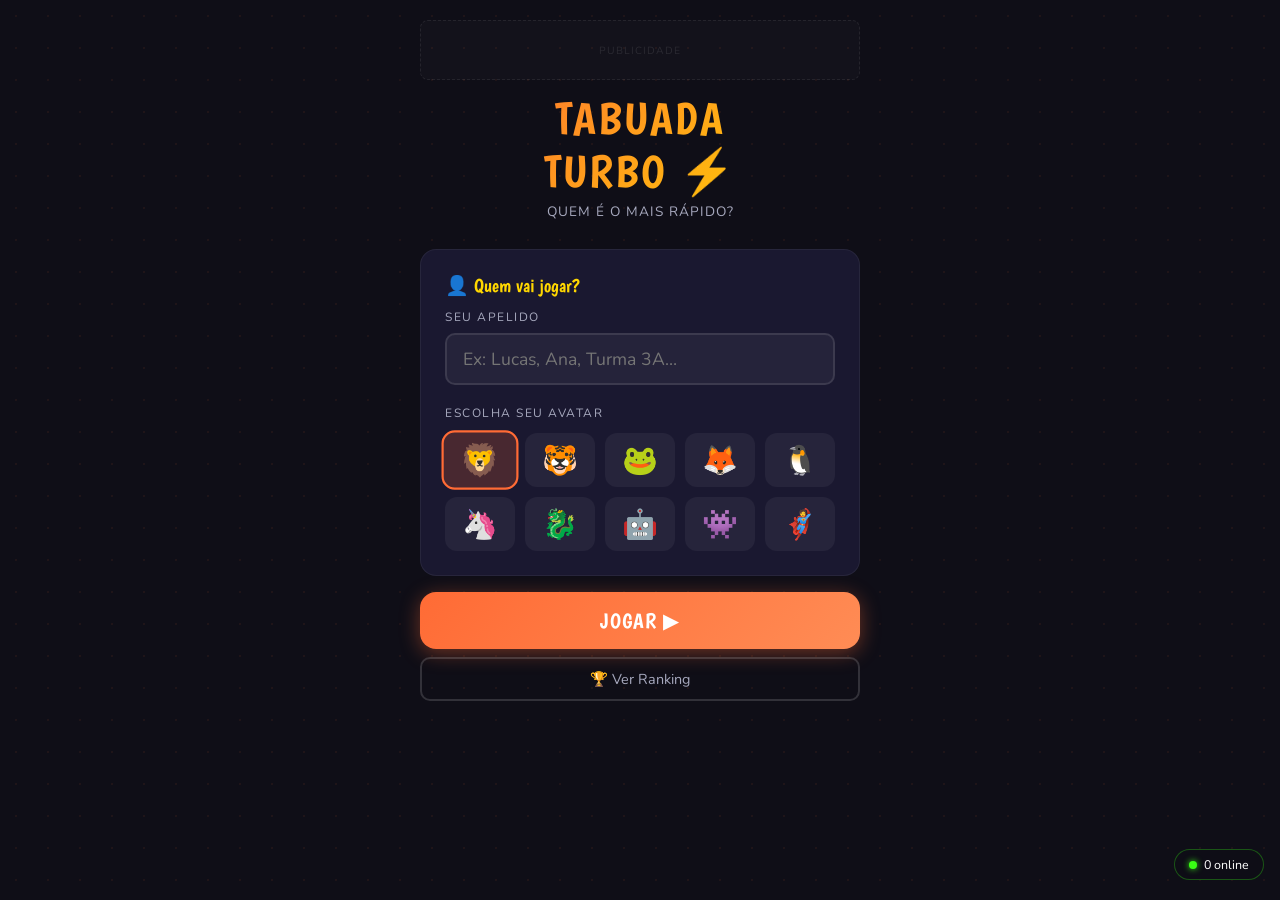
<file: index.html>
<!DOCTYPE html>
<html lang="pt-BR">
<head><!-- cache-bust: 202604240038 -->
<meta charset="UTF-8">
<meta name="viewport" content="width=device-width, initial-scale=1.0">

<!-- GA4 e AdSense movidos para o fim do body — não bloqueiam FCP -->
<meta name="description" content="Tabuada Turbo - O jogo de tabuada mais rápido do Brasil! Treine multiplicação com timer, ranking por tempo e dois níveis de dificuldade. Ideal para crianças e estudantes.">
<meta name="keywords" content="tabuada, jogo de tabuada, aprender tabuada, tabuada online, multiplicação, matemática infantil, jogo matemática, tabuada para crianças, tabuada divertida, treinar tabuada">
<meta name="author" content="Tabuada Turbo">
<meta name="robots" content="index, follow">
<meta name="theme-color" content="#ff6b35">
<link rel="canonical" href="https://tabuadaturbo.com.br/">

<!-- Open Graph (WhatsApp, Facebook) -->
<meta property="og:type" content="website">
<meta property="og:url" content="https://tabuadaturbo.com.br/">
<meta property="og:title" content="Tabuada Turbo ⚡ - Jogo de Tabuada com Ranking">
<meta property="og:description" content="Aprenda a tabuada de forma divertida! Timer, ranking por tempo e dois níveis de dificuldade. Jogue grátis agora!">
<meta property="og:image" content="https://tabuadaturbo.com.br/og-image.png">
<meta property="og:locale" content="pt_BR">
<meta property="og:site_name" content="Tabuada Turbo">

<!-- Twitter Card -->
<meta name="twitter:card" content="summary_large_image">
<meta name="twitter:title" content="Tabuada Turbo ⚡ - Jogo de Tabuada com Ranking">
<meta name="twitter:description" content="Aprenda a tabuada de forma divertida! Timer, ranking por tempo e dois níveis. Jogue grátis!">
<meta name="twitter:image" content="https://tabuadaturbo.com.br/og-image.png">

<!-- Schema.org JSON-LD -->
<script type="application/ld+json">
[
  {
    "@context": "https://schema.org",
    "@type": "WebApplication",
    "@id": "https://tabuadaturbo.com.br/#app",
    "name": "Tabuada Turbo",
    "alternateName": "Tabuada Turbo ⚡",
    "url": "https://tabuadaturbo.com.br/",
    "description": "Jogo gratuito de tabuada online com ranking global, timer e modo batalha. Ideal para crianças do 1º ao 5º ano do ensino fundamental aprenderem multiplicação de forma divertida.",
    "applicationCategory": "EducationalApplication",
    "operatingSystem": "Android, iOS, Windows, macOS",
    "browserRequirements": "Requires JavaScript",
    "inLanguage": "pt-BR",
    "isAccessibleForFree": true,
    "image": "https://tabuadaturbo.com.br/og-image.png",
    "offers": {
      "@type": "Offer",
      "price": "0",
      "priceCurrency": "BRL",
      "availability": "https://schema.org/InStock"
    },
    "educationalLevel": "Ensino Fundamental",
    "learningResourceType": "Jogo Educativo",
    "teaches": "Tabuada de multiplicação do 1 ao 10",
    "educationalUse": ["Prática", "Revisão", "Avaliação"],
    "typicalAgeRange": "6-14",
    "publisher": {
      "@type": "Organization",
      "name": "Tabuada Turbo",
      "url": "https://tabuadaturbo.com.br/"
    }
  },
  {
    "@context": "https://schema.org",
    "@type": "FAQPage",
    "mainEntity": [
      {
        "@type": "Question",
        "name": "O Tabuada Turbo é gratuito?",
        "acceptedAnswer": {
          "@type": "Answer",
          "text": "Sim, o Tabuada Turbo é 100% gratuito. Não é necessário criar conta para jogar."
        }
      },
      {
        "@type": "Question",
        "name": "Para qual idade é indicado o Tabuada Turbo?",
        "acceptedAnswer": {
          "@type": "Answer",
          "text": "O jogo é indicado para crianças de 6 a 14 anos, especialmente alunos do 2º ao 6º ano do ensino fundamental que estão aprendendo tabuada."
        }
      },
      {
        "@type": "Question",
        "name": "Como funciona o ranking global?",
        "acceptedAnswer": {
          "@type": "Answer",
          "text": "Após completar uma partida, seu tempo é salvo automaticamente no ranking global. Você compete com jogadores de todo o Brasil pelo menor tempo."
        }
      },
      {
        "@type": "Question",
        "name": "O que é o Modo Batalha?",
        "acceptedAnswer": {
          "@type": "Answer",
          "text": "O Modo Batalha permite que dois jogadores se desafiem em tempo real. Compartilhe o código da sala com um amigo e vejam quem termina a tabuada primeiro."
        }
      }
    ]
  }
]
</script>
<title>Tabuada Turbo ⚡ | Jogo de Tabuada Online com Ranking - Aprenda Multiplicação</title>
<!-- Fontes não-bloqueantes — sem tela preta em aba anônima -->
<link rel="preconnect" href="https://fonts.googleapis.com" crossorigin>
<link rel="preconnect" href="https://fonts.gstatic.com" crossorigin>
<link rel="preload" as="style" href="https://fonts.googleapis.com/css2?family=Boogaloo&family=Nunito:wght@400;600;700;900&display=swap" onload="this.onload=null;this.rel='stylesheet'">
<noscript><link rel="stylesheet" href="https://fonts.googleapis.com/css2?family=Boogaloo&family=Nunito:wght@400;600;700;900&display=swap"></noscript>
<!-- Fontes sistema como fallback imediato -->
<style>
  :root {
    --bg: #0f0e17;
    --card: #1a1830;
    --card2: #221f38;
    --accent: #ff6b35;
    --accent2: #ffd700;
    --accent3: #00e5ff;
    --green: #39ff14;
    --red: #ff3366;
    --text: #fffffe;
    --muted: #a7a9be;
    --radius: 16px;
  }

  * { box-sizing: border-box; margin: 0; padding: 0; }

  /* Garantir que H1-H6 semânticos herdem aparência dos elementos originais */
  h1, h2, h3, h4, h5, h6 {
    font-weight: inherit;
    font-size: inherit;
    line-height: inherit;
    color: inherit;
  }

  body {
    background: var(--bg);
    color: var(--text);
    font-family: 'Nunito', sans-serif;
    min-height: 100vh;
    overflow-x: hidden;
  }

  /* BG animated dots */
  body::before {
    content: '';
    position: fixed;
    inset: 0;
    background-image: radial-gradient(circle, rgba(255,107,53,0.07) 1px, transparent 1px);
    background-size: 32px 32px;
    pointer-events: none;
    z-index: 0;
  }

  .screen {
    display: none;
    position: relative;
    z-index: 1;
    min-height: 100vh;
    padding: 20px;
    max-width: 480px;
    margin: 0 auto;
  }
  .screen.active { display: flex; flex-direction: column; }

  /* ── HEADER ── */
  .logo {
    font-family: 'Boogaloo', cursive;
    font-size: 2.8rem;
    text-align: center;
    letter-spacing: 2px;
    background: linear-gradient(135deg, var(--accent), var(--accent2));
    -webkit-background-clip: text;
    -webkit-text-fill-color: transparent;
    background-clip: text;
    margin-bottom: 4px;
    animation: pulse 2s ease-in-out infinite;
  }
  .tagline {
    text-align: center;
    color: var(--muted);
    font-size: 0.85rem;
    margin-bottom: 28px;
    letter-spacing: 1px;
    text-transform: uppercase;
  }

  @keyframes pulse {
    0%,100% { transform: scale(1); }
    50% { transform: scale(1.03); }
  }

  /* ── CARDS ── */
  .card {
    background: var(--card);
    border-radius: var(--radius);
    padding: 24px;
    margin-bottom: 16px;
    border: 1px solid rgba(255,255,255,0.06);
  }

  /* ── INPUTS ── */
  .field-label {
    font-size: 0.75rem;
    text-transform: uppercase;
    letter-spacing: 1.5px;
    color: var(--muted);
    margin-bottom: 8px;
    display: block;
  }
  input[type="text"] {
    width: 100%;
    background: rgba(255,255,255,0.05);
    border: 2px solid rgba(255,255,255,0.1);
    border-radius: 10px;
    color: var(--text);
    font-family: 'Nunito', sans-serif;
    font-size: 1.1rem;
    padding: 12px 16px;
    outline: none;
    transition: border-color .2s;
  }
  input[type="text"]:focus { border-color: var(--accent); }

  /* ── AVATARES ── */
  .avatar-grid {
    display: grid;
    grid-template-columns: repeat(5, 1fr);
    gap: 10px;
    margin-top: 12px;
  }
  .av-btn {
    font-size: 1.8rem;
    background: rgba(255,255,255,0.05);
    border: 2px solid transparent;
    border-radius: 12px;
    padding: 8px 4px;
    cursor: pointer;
    transition: all .2s;
    text-align: center;
  }
  .av-btn:hover { background: rgba(255,107,53,0.15); }
  .av-btn.selected {
    border-color: var(--accent);
    background: rgba(255,107,53,0.2);
    transform: scale(1.1);
  }

  /* ── BOTÕES ── */
  .btn {
    display: block;
    width: 100%;
    padding: 16px;
    border-radius: var(--radius);
    border: none;
    font-family: 'Boogaloo', cursive;
    font-size: 1.3rem;
    letter-spacing: 1px;
    cursor: pointer;
    transition: all .2s;
    text-transform: uppercase;
  }
  .btn-primary {
    background: linear-gradient(135deg, var(--accent), #ff8c55);
    color: #fff;
    box-shadow: 0 4px 20px rgba(255,107,53,0.4);
  }
  .btn-primary:hover { transform: translateY(-2px); box-shadow: 0 6px 28px rgba(255,107,53,0.5); }
  .btn-primary:active { transform: translateY(0); }

  .btn-level {
    display: flex;
    align-items: center;
    gap: 14px;
    padding: 20px 24px;
    border-radius: var(--radius);
    border: 2px solid rgba(255,255,255,0.08);
    background: var(--card2);
    color: var(--text);
    font-family: 'Boogaloo', cursive;
    font-size: 1.2rem;
    cursor: pointer;
    transition: all .2s;
    margin-bottom: 12px;
    width: 100%;
    text-align: left;
  }
  .btn-level:hover { border-color: var(--accent); background: rgba(255,107,53,0.1); transform: translateX(4px); }
  .btn-level .lv-icon { font-size: 2rem; flex-shrink: 0; }
  .btn-level .lv-info small { font-family: 'Nunito', sans-serif; font-size: 0.75rem; color: var(--muted); display: block; }

  .btn-ghost {
    background: transparent;
    border: 2px solid rgba(255,255,255,0.15);
    color: var(--muted);
    font-family: 'Nunito', sans-serif;
    font-size: 0.9rem;
    padding: 10px;
    border-radius: 10px;
    cursor: pointer;
    width: 100%;
    transition: all .2s;
  }
  .btn-ghost:hover { border-color: var(--accent3); color: var(--accent3); }

  /* ── PLAYER BAR ── */
  .player-bar {
    display: flex;
    align-items: center;
    gap: 12px;
    background: var(--card2);
    border-radius: 12px;
    padding: 12px 16px;
    margin-bottom: 16px;
  }
  .player-avatar { font-size: 1.6rem; }
  .player-name { font-weight: 700; font-size: 1rem; }
  .player-level { font-size: 0.7rem; color: var(--accent2); text-transform: uppercase; letter-spacing: 1px; }

  /* ── TIMER ── */
  .timer-wrap {
    display: flex;
    align-items: center;
    justify-content: space-between;
    margin-bottom: 16px;
  }
  .timer-display {
    font-family: 'Boogaloo', cursive;
    font-size: 2.4rem;
    color: var(--accent2);
    letter-spacing: 2px;
    min-width: 100px;
  }
  .timer-display.danger { color: var(--red); animation: blink .5s ease-in-out infinite; }
  @keyframes blink { 0%,100%{opacity:1} 50%{opacity:.4} }

  .progress-bar {
    flex: 1;
    height: 8px;
    background: rgba(255,255,255,0.08);
    border-radius: 99px;
    margin-left: 16px;
    overflow: hidden;
  }
  .progress-fill {
    height: 100%;
    border-radius: 99px;
    background: linear-gradient(90deg, var(--accent2), var(--accent));
    transition: width .1s linear;
  }

  /* ── TABELA ── */
  .table-scroll {
    overflow-x: auto;
    -webkit-overflow-scrolling: touch;
    margin-bottom: 12px;
  }
  .mult-table {
    border-collapse: collapse;
    width: 100%;
    min-width: 370px;
  }
  .mult-table th, .mult-table td {
    width: 48px;
    height: 48px;
    text-align: center;
    font-size: 1rem;
    border: 1.5px solid rgba(255,255,255,0.22);
    cursor: pointer;
    transition: all .15s;
    position: relative;
  }
  .mult-table th {
    background: var(--card2);
    font-family: 'Boogaloo', cursive;
    font-size: 1.15rem;
    color: var(--accent2);
    cursor: default;
    border: 1.5px solid rgba(255,215,0,0.3);
  }
  .mult-table th.corner {
    background: var(--bg);
    color: var(--accent);
    font-size: 1.2rem;
  }
  .mult-table td { background: var(--card); }
  .mult-table td:hover { background: rgba(255,107,53,0.15); transform: scale(1.06); z-index: 2; }

  .mult-table td.answered-correct {
    background: rgba(57,255,20,0.12);
    color: var(--green);
    font-weight: 700;
    cursor: default;
  }
  .mult-table td.answered-wrong {
    background: rgba(255,51,102,0.12);
    color: var(--red);
    cursor: default;
  }
  .mult-table td.active-cell {
    outline: 2px solid var(--accent);
    outline-offset: -2px;
    background: rgba(255,107,53,0.18);
    animation: cellPulse .5s ease-in-out infinite alternate;
  }
  @keyframes cellPulse { from{background:rgba(255,107,53,0.12)} to{background:rgba(255,107,53,0.25)} }

  /* ── PERGUNTA ── */
  .question-box {
    background: linear-gradient(135deg, rgba(255,107,53,0.12), rgba(255,215,0,0.06));
    border: 2px solid rgba(255,107,53,0.3);
    border-radius: var(--radius);
    padding: 12px 16px;
    text-align: center;
    margin-bottom: 8px;
    display: flex;
    align-items: center;
    justify-content: center;
    gap: 16px;
  }
  .question-text {
    font-family: 'Boogaloo', cursive;
    font-size: 1.8rem;
  }
  .question-text span { color: var(--accent); }
  .resposta-display {
    font-family: 'Boogaloo', cursive;
    font-size: 2rem;
    min-width: 70px;
    background: rgba(255,255,255,0.07);
    border: 2px solid rgba(255,107,53,0.5);
    border-radius: 10px;
    padding: 6px 12px;
    color: var(--accent2);
    letter-spacing: 2px;
  }
  .resposta-display.preenchido { color: var(--text); border-color: var(--accent2); }

  /* ── NUMPAD FIXO (sem teclado nativo nunca) ── */
  .numpad-fixo {
    margin-bottom: 8px;
  }

  /* ── STATS BAR ── */
  .stats-row {
    display: flex;
    gap: 10px;
    margin-bottom: 14px;
  }
  .stat-chip {
    flex: 1;
    background: var(--card2);
    border-radius: 10px;
    padding: 8px 12px;
    text-align: center;
  }
  .stat-chip .sv { font-family: 'Boogaloo', cursive; font-size: 1.3rem; }
  .stat-chip .sk { font-size: 0.65rem; text-transform: uppercase; letter-spacing: 1px; color: var(--muted); }
  .stat-chip.green .sv { color: var(--green); }
  .stat-chip.red .sv { color: var(--red); }
  .stat-chip.yellow .sv { color: var(--accent2); }

  /* ── RESULTADO ── */
  .result-hero {
    text-align: center;
    padding: 28px 0 20px;
  }
  .result-trophy { font-size: 4rem; margin-bottom: 8px; }
  .result-time {
    font-family: 'Boogaloo', cursive;
    font-size: 3.5rem;
    background: linear-gradient(135deg, var(--accent2), var(--accent));
    -webkit-background-clip: text;
    -webkit-text-fill-color: transparent;
    background-clip: text;
  }
  .result-label { color: var(--muted); font-size: 0.8rem; text-transform: uppercase; letter-spacing: 1px; }
  .result-acertos { font-size: 1.1rem; margin-top: 8px; }
  .result-acertos strong { color: var(--green); }

  /* ── RANKING ── */
  .rank-header {
    display: flex;
    align-items: center;
    justify-content: space-between;
    margin-bottom: 16px;
  }
  .rank-title {
    font-family: 'Boogaloo', cursive;
    font-size: 1.6rem;
    color: var(--accent2);
  }
  .rank-tabs {
    display: flex;
    gap: 8px;
    margin-bottom: 14px;
  }
  .rank-tab {
    flex: 1;
    padding: 8px;
    border-radius: 8px;
    border: 2px solid rgba(255,255,255,0.08);
    background: transparent;
    color: var(--muted);
    font-family: 'Nunito', sans-serif;
    font-size: 0.8rem;
    cursor: pointer;
    transition: all .2s;
  }
  .rank-tab.active { border-color: var(--accent2); color: var(--accent2); background: rgba(255,215,0,0.08); }

  .rank-item {
    display: flex;
    align-items: center;
    gap: 12px;
    background: var(--card2);
    border-radius: 12px;
    padding: 12px 16px;
    margin-bottom: 8px;
    border: 1px solid rgba(255,255,255,0.04);
    transition: all .2s;
  }
  .rank-item:hover { border-color: rgba(255,107,53,0.2); }
  .rank-pos {
    font-family: 'Boogaloo', cursive;
    font-size: 1.2rem;
    min-width: 32px;
    text-align: center;
  }
  .rank-pos.gold { color: var(--accent2); }
  .rank-pos.silver { color: #c0c0c0; }
  .rank-pos.bronze { color: #cd7f32; }
  .rank-av { font-size: 1.5rem; }
  .rank-info { flex: 1; }
  .rank-name { font-weight: 700; font-size: 0.95rem; }
  .rank-meta { font-size: 0.7rem; color: var(--muted); }
  .rank-time {
    font-family: 'Boogaloo', cursive;
    font-size: 1.1rem;
    color: var(--accent3);
  }
  .rank-empty {
    text-align: center;
    color: var(--muted);
    padding: 32px;
    font-size: 0.9rem;
  }

  /* ── TOAST ── */
  #toast {
    position: fixed;
    bottom: 24px;
    left: 50%;
    transform: translateX(-50%) translateY(80px);
    background: var(--card);
    border: 1px solid rgba(255,255,255,0.1);
    border-radius: 12px;
    padding: 12px 24px;
    font-weight: 700;
    font-size: 1rem;
    z-index: 999;
    transition: transform .3s ease;
    pointer-events: none;
    white-space: nowrap;
  }
  #toast.show { transform: translateX(-50%) translateY(0); }
  #toast.ok { border-color: var(--green); color: var(--green); }
  #toast.err { border-color: var(--red); color: var(--red); }

  /* ── ANSWER FEEDBACK FLASH ── */
  .flash-correct { animation: flashGreen .4s ease; }
  .flash-wrong   { animation: flashRed .4s ease; }
  @keyframes flashGreen {
    0%   { background: rgba(57,255,20,0.35); }
    100% { background: transparent; }
  }
  @keyframes flashRed {
    0%   { background: rgba(255,51,102,0.35); }
    100% { background: transparent; }
  }

  /* ── MISC ── */
  .section-title {
    font-family: 'Boogaloo', cursive;
    font-size: 1.2rem;
    color: var(--accent2);
    margin-bottom: 12px;
  }
  .mt8 { margin-top: 8px; }
  .mt16 { margin-top: 16px; }
  .gap-row { display: flex; gap: 10px; }
  .gap-row .btn { margin-bottom: 0; }

  /* ── KEYBOARD numérico no mobile ── */
  .numpad {
    display: grid;
    grid-template-columns: repeat(3, 1fr);
    gap: 8px;
    margin-top: 10px;
  }
  .nk {
    background: var(--card2);
    border: 1px solid rgba(255,255,255,0.08);
    border-radius: 10px;
    color: var(--text);
    font-family: 'Boogaloo', cursive;
    font-size: 1.4rem;
    padding: 14px 0;
    cursor: pointer;
    transition: all .15s;
    text-align: center;
  }
  .nk:hover, .nk:active { background: rgba(255,107,53,0.25); border-color: var(--accent); }
  .nk.del { font-size: 1rem; color: var(--red); }
  .nk.ok-key { background: linear-gradient(135deg, var(--accent), #ff8c55); border-color: var(--accent); font-size: 1rem; }

  /* confetti burst */
  @keyframes confettiBurst {
    0%   { transform: translateY(0) rotate(0deg); opacity:1; }
    100% { transform: translateY(-120px) rotate(720deg) scale(0); opacity:0; }
  }
  .confetti-piece {
    position: fixed;
    width: 10px; height: 10px;
    border-radius: 2px;
    pointer-events: none;
    z-index: 9999;
    animation: confettiBurst 1s ease forwards;
  }

  /* ── COUNTDOWN ── */
  #screen-countdown {
    background: var(--bg);
    justify-content: center;
    align-items: center;
    text-align: center;
  }
  .countdown-numero {
    font-family: 'Boogaloo', cursive;
    font-size: 10rem;
    line-height: 1;
    background: linear-gradient(135deg, var(--accent), var(--accent2));
    -webkit-background-clip: text;
    -webkit-text-fill-color: transparent;
    background-clip: text;
    animation: countPop .8s ease-out forwards;
  }
  .countdown-label {
    font-size: 1rem;
    color: var(--muted);
    text-transform: uppercase;
    letter-spacing: 3px;
    margin-top: 12px;
  }
  .countdown-jogadores {
    display: flex;
    gap: 24px;
    justify-content: center;
    margin-top: 32px;
  }
  .countdown-jogador {
    display: flex;
    flex-direction: column;
    align-items: center;
    gap: 6px;
  }
  .countdown-av { font-size: 2.5rem; }
  .countdown-nome { font-size: 0.85rem; color: var(--muted); }
  @keyframes countPop {
    0%   { transform: scale(2); opacity: 0; }
    50%  { transform: scale(0.9); opacity: 1; }
    100% { transform: scale(1); opacity: 1; }
  }

  /* ── BOTÃO WHATSAPP ── */
  .btn-whatsapp {
    display: flex;
    align-items: center;
    justify-content: center;
    gap: 10px;
    background: #25D366;
    color: #fff;
    border: none;
    border-radius: var(--radius);
    padding: 14px;
    font-family: 'Nunito', sans-serif;
    font-size: 1rem;
    font-weight: 700;
    cursor: pointer;
    width: 100%;
    transition: all .2s;
    box-shadow: 0 4px 16px rgba(37,211,102,0.35);
  }
  .btn-whatsapp:hover { transform: translateY(-2px); box-shadow: 0 6px 20px rgba(37,211,102,0.5); }
  .btn-whatsapp svg { width: 22px; height: 22px; fill: #fff; flex-shrink: 0; }

  /* ── FEEDBACK VISUAL ── */
  #feedback-overlay {
    position: fixed;
    top: 20px;
    left: 50%;
    transform: translateX(-50%) translateY(-80px);
    z-index: 9998;
    padding: 12px 28px;
    border-radius: 12px;
    font-family: 'Boogaloo', cursive;
    font-size: 1.1rem;
    pointer-events: none;
    transition: transform .35s cubic-bezier(.34,1.56,.64,1), opacity .35s;
    opacity: 0;
    white-space: nowrap;
  }
  #feedback-overlay.show {
    transform: translateX(-50%) translateY(0);
    opacity: 1;
  }
  #feedback-overlay.success { background: rgba(57,255,20,0.15); border: 2px solid var(--green); color: var(--green); }
  #feedback-overlay.error   { background: rgba(255,51,102,0.15); border: 2px solid var(--red);   color: var(--red); animation: shake .4s ease; }
  #feedback-overlay.info    { background: rgba(0,229,255,0.12);  border: 2px solid var(--accent3); color: var(--accent3); }
  @keyframes shake {
    0%,100%{transform:translateX(-50%) translateY(0)}
    20%{transform:translateX(calc(-50% - 8px)) translateY(0)}
    40%{transform:translateX(calc(-50% + 8px)) translateY(0)}
    60%{transform:translateX(calc(-50% - 5px)) translateY(0)}
    80%{transform:translateX(calc(-50% + 5px)) translateY(0)}
  }
  .input-pulse { animation: inputPulse .4s ease; }
  .input-shake { animation: inputShake .4s ease; }
  @keyframes inputPulse {
    0%,100%{box-shadow:0 0 0 0 rgba(57,255,20,0)}
    50%{box-shadow:0 0 0 8px rgba(57,255,20,0.3)}
  }
  @keyframes inputShake {
    0%,100%{transform:translateX(0)}
    25%{transform:translateX(-6px)}
    75%{transform:translateX(6px)}
  }

  /* ── ADSENSE PLACEHOLDERS (CLS=0) ── */
  .ad-container {
    width: 100%;
    background: rgba(255,255,255,0.02);
    border: 1px dashed rgba(255,255,255,0.08);
    border-radius: 8px;
    display: flex;
    align-items: center;
    justify-content: center;
    color: rgba(255,255,255,0.1);
    font-size: 0.65rem;
    letter-spacing: 1px;
    text-transform: uppercase;
  }
  #ad-container-top    { min-height: 60px;  margin-bottom: 12px; }
  #ad-container-bottom { min-height: 280px; margin-top: 16px; }

  /* ── HIGH SCORE ── */
  .high-score-bar {
    display: flex;
    align-items: center;
    justify-content: center;
    gap: 8px;
    background: rgba(255,215,0,0.08);
    border: 1px solid rgba(255,215,0,0.2);
    border-radius: 10px;
    padding: 8px 16px;
    margin-bottom: 12px;
    font-size: 0.85rem;
  }
  .high-score-bar span { color: var(--accent2); font-family: 'Boogaloo', cursive; font-size: 1.1rem; }

  /* ══════════════════════════════════════
     SISTEMA DE CELEBRAÇÃO
  ══════════════════════════════════════ */

  /* Overlay de celebração */
  #celebration-overlay {
    position: fixed;
    inset: 0;
    z-index: 8000;
    pointer-events: none;
    overflow: hidden;
  }

  /* Balões */
  .balao {
    position: absolute;
    bottom: -120px;
    font-size: 2.2rem;
    animation: subirBalao linear forwards;
    filter: drop-shadow(0 4px 8px rgba(0,0,0,0.3));
  }
  @keyframes subirBalao {
    0%   { transform: translateY(0) rotate(-8deg); opacity: 1; }
    25%  { transform: translateY(-25vh) rotate(8deg); }
    50%  { transform: translateY(-50vh) rotate(-6deg); }
    75%  { transform: translateY(-75vh) rotate(6deg); }
    100% { transform: translateY(-110vh) rotate(-4deg); opacity: 0; }
  }

  /* Confetti melhorado */
  .confetti-v2 {
    position: fixed;
    top: -20px;
    pointer-events: none;
    z-index: 8001;
    animation: confettiCair linear forwards;
    border-radius: 2px;
  }
  @keyframes confettiCair {
    0%   { transform: translateY(0) rotate(0deg) scale(1); opacity: 1; }
    80%  { opacity: 1; }
    100% { transform: translateY(105vh) rotate(720deg) scale(0.5); opacity: 0; }
  }

  /* Estrelas cintilantes */
  .estrela-celebracao {
    position: fixed;
    pointer-events: none;
    z-index: 8001;
    font-size: 1.5rem;
    animation: estrelaPop ease-out forwards;
  }
  @keyframes estrelaPop {
    0%   { transform: scale(0) rotate(0deg); opacity: 1; }
    50%  { transform: scale(1.5) rotate(180deg); opacity: 1; }
    100% { transform: scale(0) rotate(360deg); opacity: 0; }
  }

  /* Tela resultado — troféu animado */
  .trophy-winner {
    animation: trofeuEntrada .8s cubic-bezier(.34,1.56,.64,1) forwards;
    display: inline-block;
  }
  @keyframes trofeuEntrada {
    0%   { transform: scale(0) rotate(-30deg); opacity: 0; }
    60%  { transform: scale(1.3) rotate(5deg); opacity: 1; }
    80%  { transform: scale(0.9) rotate(-2deg); }
    100% { transform: scale(1) rotate(0deg); opacity: 1; }
  }
  .trophy-pulse {
    animation: trofeuEntrada .8s cubic-bezier(.34,1.56,.64,1) forwards,
               trofeuPulse 1.5s ease-in-out 1s infinite;
  }
  @keyframes trofeuPulse {
    0%,100% { transform: scale(1); filter: drop-shadow(0 0 0px gold); }
    50%     { transform: scale(1.08); filter: drop-shadow(0 0 16px gold); }
  }

  /* Banner VENCEDOR */
  .banner-vencedor {
    background: linear-gradient(135deg, #ffd700, #ff8c00);
    color: #1a1830;
    font-family: 'Boogaloo', cursive;
    font-size: 1.8rem;
    letter-spacing: 3px;
    text-align: center;
    padding: 14px;
    border-radius: 14px;
    margin: 12px 0;
    animation: bannerEntrada .6s cubic-bezier(.34,1.56,.64,1) forwards;
    box-shadow: 0 4px 24px rgba(255,215,0,0.5);
  }
  @keyframes bannerEntrada {
    0%   { transform: scale(0.5) translateY(20px); opacity: 0; }
    100% { transform: scale(1) translateY(0); opacity: 1; }
  }

  /* Placar de batalha melhorado */
  .placar-item {
    display: flex;
    align-items: center;
    gap: 12px;
    padding: 14px 16px;
    border-radius: 12px;
    margin-bottom: 8px;
    border: 2px solid transparent;
    transition: all .3s;
  }
  .placar-item.primeiro {
    background: linear-gradient(135deg, rgba(255,215,0,0.15), rgba(255,140,0,0.08));
    border-color: rgba(255,215,0,0.4);
    animation: placarDestaque .5s ease forwards;
  }
  .placar-item.segundo {
    background: rgba(255,255,255,0.04);
    border-color: rgba(255,255,255,0.08);
  }
  @keyframes placarDestaque {
    0%   { transform: scale(0.95); opacity: 0; }
    100% { transform: scale(1); opacity: 1; }
  }

  /* Novo recorde badge */
  .novo-recorde-badge {
    display: inline-block;
    background: linear-gradient(135deg, #ffd700, #ff8c00);
    color: #1a1830;
    font-family: 'Boogaloo', cursive;
    font-size: 0.85rem;
    padding: 3px 12px;
    border-radius: 99px;
    margin-left: 8px;
    animation: badgePop .5s cubic-bezier(.34,1.56,.64,1);
  }
  @keyframes badgePop {
    0%   { transform: scale(0); }
    100% { transform: scale(1); }
  }

  @keyframes aguardandoPulse {
    0%,100% { width: 30%; opacity: 0.4; }
    50%      { width: 100%; opacity: 1; }
  }

  @media (max-width: 360px) {
    .mult-table th, .mult-table td { width: 36px; height: 36px; font-size: 0.72rem; }
    .mult-table th { font-size: 0.85rem; }
  }

/* ══════════════════════════════════════════
   AGENTE DE PRESENÇA ONLINE + RECORDES
══════════════════════════════════════════ */
#agente-container {
  position: fixed;
  bottom: 20px;
  right: 16px;
  z-index: 8000;
  display: flex;
  flex-direction: column;
  align-items: flex-end;
  gap: 8px;
  pointer-events: none;
}

/* Bolha de online */
#agente-online {
  background: rgba(15,14,23,0.92);
  border: 1px solid rgba(57,255,20,0.3);
  border-radius: 20px;
  padding: 6px 14px;
  display: flex;
  align-items: center;
  gap: 7px;
  font-size: 0.78rem;
  color: var(--text);
  pointer-events: all;
  cursor: pointer;
  backdrop-filter: blur(10px);
  transition: all .2s;
}
#agente-online:hover { border-color: var(--green); }
.online-dot {
  width: 8px; height: 8px;
  border-radius: 50%;
  background: var(--green);
  box-shadow: 0 0 6px var(--green);
  animation: pulseGreen 1.5s ease-in-out infinite;
}
@keyframes pulseGreen {
  0%,100% { opacity: 1; transform: scale(1); }
  50%      { opacity: .5; transform: scale(.8); }
}

/* Painel expandido */
#agente-painel {
  background: rgba(15,14,23,0.95);
  border: 1px solid rgba(255,255,255,0.08);
  border-radius: 16px;
  padding: 14px;
  width: 220px;
  display: none;
  pointer-events: all;
  backdrop-filter: blur(12px);
}
#agente-painel.aberto { display: block; }
.agente-titulo {
  font-size: .7rem;
  font-weight: 700;
  text-transform: uppercase;
  letter-spacing: .08em;
  color: var(--muted);
  margin-bottom: 8px;
}
.agente-jogador {
  display: flex;
  align-items: center;
  gap: 8px;
  padding: 5px 0;
  border-bottom: .5px solid rgba(255,255,255,0.05);
  font-size: .82rem;
}
.agente-jogador:last-child { border: none; }
.agente-av { font-size: 1.1rem; }
.agente-nome { flex: 1; color: var(--text); font-weight: 600; }
.agente-status {
  font-size: .65rem;
  padding: 2px 6px;
  border-radius: 10px;
}
.st-jogando { background: rgba(255,107,53,.2); color: var(--accent); }
.st-menu    { background: rgba(167,169,190,.1); color: var(--muted); }
.st-sala    { background: rgba(0,229,255,.15); color: var(--accent3); }

/* Toast de recorde */
.recorde-toast {
  background: linear-gradient(135deg, rgba(255,215,0,.15), rgba(255,107,53,.1));
  border: 1px solid rgba(255,215,0,.4);
  border-radius: 14px;
  padding: 10px 14px;
  font-size: .82rem;
  color: var(--text);
  display: flex;
  align-items: center;
  gap: 8px;
  pointer-events: none;
  animation: slideInRight .4s ease, fadeOut .4s ease 4.5s forwards;
  max-width: 240px;
}
@keyframes slideInRight {
  from { transform: translateX(60px); opacity: 0; }
  to   { transform: translateX(0);    opacity: 1; }
}
@keyframes fadeOut {
  from { opacity: 1; transform: translateY(0); }
  to   { opacity: 0; transform: translateY(-10px); }
}

</style>
</head>
<body>

<!-- Skip navigation para leitores de tela -->
<a href="#screen-cadastro" 
   style="position:absolute;left:-9999px;top:0;z-index:9999;background:#ff6b35;color:#fff;padding:8px 16px;border-radius:4px;font-weight:700"
   onfocus="this.style.left='0'"
   onblur="this.style.left='-9999px'">
  Pular para o conteúdo principal
</a>

<!-- ════════════════ TELA 1: CADASTRO ════════════════ -->
<div id="screen-cadastro" class="screen active" role="main" aria-label="Tela inicial do jogo">
  <div id="ad-container-top" class="ad-container">Publicidade</div>
  <h1 class="logo">TABUADA<br>TURBO ⚡</h1>
  <p class="tagline">Quem é o mais rápido?</p>

  <div class="card">
    <h3 class="section-title">👤 Quem vai jogar?</h3>
    <label class="field-label">Seu apelido</label>
    <input type="text" id="inp-nome" placeholder="Ex: Lucas, Ana, Turma 3A…" maxlength="20" aria-label="Digite seu apelido" autocomplete="nickname">

    <div style="margin-top:20px">
      <label class="field-label">Escolha seu avatar</label>
      <div class="avatar-grid" id="avatar-grid"></div>
    </div>
  </div>

  <button class="btn btn-primary" onclick="irParaMenu()">JOGAR ▶</button>

  <button class="btn-ghost mt8" onclick="irParaRanking()">🏆 Ver Ranking</button>
</div>

<!-- ════════════════ TELA 2: MENU ════════════════ -->
<div id="screen-menu" class="screen">
  <div id="player-bar-menu" class="player-bar"></div>

  <div class="high-score-bar" id="high-score-display" style="display:none">
    🏆 Recorde: <span id="high-score-valor">--:--</span>
  </div>
  <h2 class="section-title" style="text-align:center; font-size:1.5rem">Escolha o Nível</h2>

  <button class="btn-level" onclick="iniciarJogo(1)">
    <span class="lv-icon">📊</span>
    <div class="lv-info">
      <span>Nível 1 — Clássico</span>
      <small>Tabela em ordem crescente (1→10)</small>
    </div>
  </button>

  <button class="btn-level" onclick="iniciarJogo(2)">
    <span class="lv-icon">🎲</span>
    <div class="lv-info">
      <span>Nível 2 — Embaralhado</span>
      <small>Eixo X e Y em ordem aleatória</small>
    </div>
  </button>

  <button class="btn" style="background:linear-gradient(135deg,#ff3366,#ff6b35);color:#fff;box-shadow:0 4px 20px rgba(255,51,102,0.4);margin-top:16px" onclick="irParaBatalha()">⚔️ Modo Batalha</button>

  <div style="margin-top: 12px">
    <button class="btn-ghost" onclick="irParaRanking()">🏆 Ranking</button>
  </div>
  <div style="margin-top: 8px">
    <button class="btn-ghost" onclick="trocarJogador()">🔄 Trocar jogador</button>
  </div>
</div>

<!-- ════════════════ TELA 3: JOGO ════════════════ -->
<div id="screen-jogo" class="screen" role="main" aria-label="Tela do jogo">
  <div id="player-bar-jogo" class="player-bar"></div>

  <!-- Timer -->
  <div class="timer-wrap">
    <div>
      <div style="font-size:0.65rem; color:var(--muted); text-transform:uppercase; letter-spacing:1px">Tempo</div>
      <div class="timer-display" id="timer-display">00:00</div>
    </div>
    <div class="progress-bar">
      <div class="progress-fill" id="progress-fill" style="width:100%"></div>
    </div>
  </div>

  <!-- Stats -->
  <div class="stats-row">
    <div class="stat-chip green">
      <div class="sv" id="stat-acertos">0</div>
      <div class="sk">✅ Acertos</div>
    </div>
    <div class="stat-chip red">
      <div class="sv" id="stat-erros">0</div>
      <div class="sk">❌ Erros</div>
    </div>
    <div class="stat-chip yellow">
      <div class="sv" id="stat-restam">100</div>
      <div class="sk">⬜ Restam</div>
    </div>
  </div>

  <!-- Pergunta atual -->
  <div class="question-box" id="question-box">
    <div class="question-text" id="question-text">—</div>
    <div class="resposta-display" id="resposta-display">?</div>
  </div>

  <!-- Numpad FIXO — nunca some, nunca abre teclado nativo -->
  <div class="numpad-fixo">
    <div class="numpad">
      <button class="nk" onclick="numpadPress('1')">1</button>
      <button class="nk" onclick="numpadPress('2')">2</button>
      <button class="nk" onclick="numpadPress('3')">3</button>
      <button class="nk" onclick="numpadPress('4')">4</button>
      <button class="nk" onclick="numpadPress('5')">5</button>
      <button class="nk" onclick="numpadPress('6')">6</button>
      <button class="nk" onclick="numpadPress('7')">7</button>
      <button class="nk" onclick="numpadPress('8')">8</button>
      <button class="nk" onclick="numpadPress('9')">9</button>
      <button class="nk del" onclick="numpadPress('del')">⌫</button>
      <button class="nk" onclick="numpadPress('0')">0</button>
      <button class="nk ok-key" onclick="numpadPress('ok')">OK ✓</button>
    </div>
  </div>

  <!-- Tabela -->
  <div class="table-scroll">
    <table class="mult-table" id="mult-table"></table>
  </div>

  <div style="display:flex;gap:8px;margin-top:8px">
    <button class="btn-ghost" style="flex:1" onclick="confirmarDesistir()">↩ Desistir</button>
    <button class="btn-ghost" style="width:52px;flex-shrink:0" id="btn-musica" onclick="toggleMusica()" title="Música" aria-label="Ativar ou desativar música">🎵</button>
  </div>
</div>

<!-- ════════════════ TELA 4: RESULTADO ════════════════ -->
<div id="screen-resultado" class="screen">
  <div class="result-hero" style="text-align:center; padding:16px 0">
    <div id="result-trophy" style="font-size:5rem; display:inline-block">🏆</div>
    <div id="result-banner"></div>
    <div class="result-time" id="result-time">00:00</div>
    <div class="result-label">TEMPO TOTAL</div>
    <div class="result-acertos mt8" id="result-acertos"></div>
    <div id="result-recorde-badge"></div>
  </div>

  <div class="card" id="result-rank-preview"></div>

  <button class="btn btn-primary mt16" onclick="jogarNovamente()">🔁 Jogar de novo</button>
  <button class="btn-ghost mt8" onclick="irParaRanking()">🏆 Ver Ranking completo</button>
  <button class="btn-ghost mt8" onclick="irParaMenu()">◀ Menu</button>
</div>

<!-- ════════════════ TELA: BATALHA MENU ════════════════ -->
<div id="screen-batalha" class="screen">
  <div id="player-bar-batalha" class="player-bar"></div>
  <h2 class="logo" style="font-size:2rem; margin-bottom:4px">⚔️ BATALHA</h2>
  <p class="tagline">Desafie seus amigos!</p>

  <div class="card">
    <h3 class="section-title">🆕 Criar Nova Sala</h3>
    <label class="field-label">Nível</label>
    <div style="display:flex; gap:10px; margin-bottom:12px">
      <button class="btn-level" style="flex:1; padding:12px" onclick="setBatalhaLevel(1)">
        <span class="lv-icon">📊</span>
        <div class="lv-info"><span>Nível 1</span><small>Crescente</small></div>
      </button>
      <button class="btn-level" style="flex:1; padding:12px" onclick="setBatalhaLevel(2)">
        <span class="lv-icon">🎲</span>
        <div class="lv-info"><span>Nível 2</span><small>Aleatório</small></div>
      </button>
    </div>
    <div id="nivel-batalha-selecionado" style="text-align:center; color:var(--muted); font-size:0.8rem; margin-bottom:12px">Nenhum nível selecionado</div>
    <button class="btn btn-primary" onclick="criarSala()">🚀 Criar Sala</button>
  </div>

  <div class="card">
    <h3 class="section-title">🔑 Entrar em uma Sala</h3>
    <label class="field-label">Código da sala</label>
    <input type="text" id="inp-codigo-sala" placeholder="Ex: ABCDE-123" maxlength="9" aria-label="Código da sala de batalha"
      style="text-transform:uppercase; letter-spacing:3px; font-size:1.2rem; text-align:center">
    <button class="btn btn-primary mt8" onclick="entrarSala()">🎮 Entrar</button>
  </div>

  <button class="btn-ghost mt8" onclick="irParaMenu()">◀ Menu</button>
</div>

<!-- ════════════════ TELA: COUNTDOWN ════════════════ -->
<div id="screen-countdown" class="screen">
  <div class="countdown-numero" id="countdown-numero">3</div>
  <div class="countdown-label" id="countdown-label">Prepara!</div>
  <div class="countdown-jogadores" id="countdown-jogadores"></div>
</div>

<!-- ════════════════ TELA: SALA DE ESPERA ════════════════ -->
<div id="screen-sala" class="screen">
  <div style="text-align:center; padding:32px 0 16px">
    <div style="font-size:3rem">⏳</div>
    <div style="font-family:'Boogaloo',cursive; font-size:1.4rem; color:var(--accent2); margin:8px 0">Sala de Espera</div>
    <div style="font-size:0.8rem; color:var(--muted)">Compartilhe o código com seu adversário</div>
  </div>

  <div class="card" style="text-align:center">
    <div style="font-size:0.75rem; color:var(--muted); text-transform:uppercase; letter-spacing:1px; margin-bottom:8px">Código da Sala</div>
    <div id="codigo-sala-display" style="font-family:'Boogaloo',cursive; font-size:2.8rem; color:var(--accent); letter-spacing:6px">----</div>
    <div style="display:flex; gap:10px; margin-top:10px">
      <button class="btn-ghost" style="flex:1; padding:8px" onclick="copiarCodigo()">📋 Copiar</button>
      <button class="btn-whatsapp" style="flex:1; padding:8px; font-size:0.85rem" onclick="compartilharWhatsApp()" aria-label="Compartilhar código da sala no WhatsApp">
        <svg viewBox="0 0 24 24" role="img" aria-hidden="true" xmlns="http://www.w3.org/2000/svg"><path d="M17.472 14.382c-.297-.149-1.758-.867-2.03-.967-.273-.099-.471-.148-.67.15-.197.297-.767.966-.94 1.164-.173.199-.347.223-.644.075-.297-.15-1.255-.463-2.39-1.475-.883-.788-1.48-1.761-1.653-2.059-.173-.297-.018-.458.13-.606.134-.133.298-.347.446-.52.149-.174.198-.298.298-.497.099-.198.05-.371-.025-.52-.075-.149-.669-1.612-.916-2.207-.242-.579-.487-.5-.669-.51-.173-.008-.371-.01-.57-.01-.198 0-.52.074-.792.372-.272.297-1.04 1.016-1.04 2.479 0 1.462 1.065 2.875 1.213 3.074.149.198 2.096 3.2 5.077 4.487.709.306 1.262.489 1.694.625.712.227 1.36.195 1.871.118.571-.085 1.758-.719 2.006-1.413.248-.694.248-1.289.173-1.413-.074-.124-.272-.198-.57-.347m-5.421 7.403h-.004a9.87 9.87 0 01-5.031-1.378l-.361-.214-3.741.982.998-3.648-.235-.374a9.86 9.86 0 01-1.51-5.26c.001-5.45 4.436-9.884 9.888-9.884 2.64 0 5.122 1.03 6.988 2.898a9.825 9.825 0 012.893 6.994c-.003 5.45-4.437 9.884-9.885 9.884m8.413-18.297A11.815 11.815 0 0012.05 0C5.495 0 .16 5.335.157 11.892c0 2.096.547 4.142 1.588 5.945L.057 24l6.305-1.654a11.882 11.882 0 005.683 1.448h.005c6.554 0 11.89-5.335 11.893-11.893a11.821 11.821 0 00-3.48-8.413z"/></svg>
        Enviar
      </button>
    </div>
  </div>

  <div class="card">
    <h3 class="section-title">👥 Jogadores na sala</h3>
    <div id="lista-jogadores-sala"></div>
    <div id="sala-status-msg" style="text-align:center; color:var(--muted); font-size:0.85rem; margin-top:8px">Aguardando adversário...</div>
  </div>

  <button id="btn-iniciar-batalha" class="btn btn-primary" style="display:none" onclick="iniciarBatalha()">⚔️ Iniciar Batalha!</button>
  <button class="btn-ghost mt8" onclick="sairDaSala()">↩ Sair da sala</button>
</div>

<!-- ════════════════ TELA: AGUARDANDO ════════════════ -->
<div id="screen-aguardando" class="screen" style="justify-content:center;align-items:center;text-align:center">
  <div style="font-size:4rem;animation:trofeuPulse 1.5s ease-in-out infinite">⏳</div>
  <div style="font-family:'Boogaloo',cursive;font-size:1.6rem;color:var(--accent2);margin:16px 0">
    Você terminou!
  </div>
  <div style="color:var(--muted);font-size:0.9rem;margin-bottom:24px">
    Aguardando adversário finalizar...
  </div>
  <div class="progress-bar" style="width:80%;max-width:300px;height:6px;margin:0 auto">
    <div class="progress-fill" style="width:100%;animation:aguardandoPulse 2s ease-in-out infinite"></div>
  </div>
  <div id="aguardando-placar" style="margin-top:32px;width:100%;max-width:360px;padding:0 20px"></div>
</div>

<!-- ════════════════ TELA: RESULTADO BATALHA ════════════════ -->
<div id="screen-resultado-batalha" class="screen">
  <div style="text-align:center; padding:16px 0 8px">
    <div id="batalha-trophy" style="font-size:6rem; display:inline-block; line-height:1">🏆</div>
    <div id="batalha-resultado-titulo" style="font-family:'Boogaloo',cursive; font-size:2.2rem; margin:8px 0"></div>
    <div id="batalha-banner"></div>
    <div id="batalha-mensagem" style="color:var(--muted);font-size:0.9rem;margin:8px 0 4px;padding:0 20px;line-height:1.5"></div>
  </div>
  <div id="batalha-placar" style="padding:0 4px"></div>
  <button class="btn btn-primary mt16" onclick="irParaBatalha()">⚔️ Jogar de novo</button>
  <button class="btn-whatsapp mt8" onclick="compartilharResultadoWhatsApp()" aria-label="Compartilhar resultado no WhatsApp">
    <svg viewBox="0 0 24 24" role="img" aria-hidden="true"><path d="M17.472 14.382c-.297-.149-1.758-.867-2.03-.967-.273-.099-.471-.148-.67.15-.197.297-.767.966-.94 1.164-.173.199-.347.223-.644.075-.297-.15-1.255-.463-2.39-1.475-.883-.788-1.48-1.761-1.653-2.059-.173-.297-.018-.458.13-.606.134-.133.298-.347.446-.52.149-.174.198-.298.298-.497.099-.198.05-.371-.025-.52-.075-.149-.669-1.612-.916-2.207-.242-.579-.487-.5-.669-.51-.173-.008-.371-.01-.57-.01-.198 0-.52.074-.792.372-.272.297-1.04 1.016-1.04 2.479 0 1.462 1.065 2.875 1.213 3.074.149.198 2.096 3.2 5.077 4.487.709.306 1.262.489 1.694.625.712.227 1.36.195 1.871.118.571-.085 1.758-.719 2.006-1.413.248-.694.248-1.289.173-1.413-.074-.124-.272-.198-.57-.347m-5.421 7.403h-.004a9.87 9.87 0 01-5.031-1.378l-.361-.214-3.741.982.998-3.648-.235-.374a9.86 9.86 0 01-1.51-5.26c.001-5.45 4.436-9.884 9.888-9.884 2.64 0 5.122 1.03 6.988 2.898a9.825 9.825 0 012.893 6.994c-.003 5.45-4.437 9.884-9.885 9.884m8.413-18.297A11.815 11.815 0 0012.05 0C5.495 0 .16 5.335.157 11.892c0 2.096.547 4.142 1.588 5.945L.057 24l6.305-1.654a11.882 11.882 0 005.683 1.448h.005c6.554 0 11.89-5.335 11.893-11.893a11.821 11.821 0 00-3.48-8.413z"/></svg>
    Compartilhar resultado
  </button>
  <button class="btn-ghost mt8" onclick="irParaRanking()">🏆 Ver Ranking</button>
  <button class="btn-ghost mt8" onclick="irParaMenu()">◀ Menu</button>
</div>

<!-- ════════════════ TELA 5: RANKING ════════════════ -->
<div id="screen-ranking" class="screen" role="main" aria-label="Ranking de jogadores">
  <div class="rank-header">
    <h2 class="rank-title">🏆 Ranking</h2>
    <button class="btn-ghost" style="width:auto; padding:8px 14px; font-size:0.8rem" onclick="limparRanking()">🗑 Limpar</button>
  </div>

  <div class="rank-tabs">
    <button class="rank-tab active" id="tab-n1" onclick="switchTab(1)">Nível 1 📊</button>
    <button class="rank-tab" id="tab-n2" onclick="switchTab(2)">Nível 2 🎲</button>
    <button class="rank-tab" id="tab-all" onclick="switchTab(0)">Geral 🌟</button>
  </div>

<div id="rank-sync-status" style="text-align:center;font-size:0.72rem;color:var(--muted);padding:4px 0 2px;min-height:18px"></div>
  <div id="rank-sync-status" style="text-align:center;font-size:0.72rem;color:var(--muted);padding:4px 0 6px;min-height:20px"></div>
  <div id="rank-list"></div>

  <button class="btn-ghost mt8" onclick="irParaMenu()">◀ Menu</button>
</div>

<!-- TOAST -->
<div id="celebration-overlay"></div>
<div id="feedback-overlay"></div>
<div id="toast"></div>

<script>
// ══════════════════════════════════════════
//  ESTADO GLOBAL
// ══════════════════════════════════════════
const AVATARES = ['🦁','🐯','🐸','🦊','🐧','🦄','🐉','🤖','👾','🦸'];
const API_URL = 'https://backend-nept.onrender.com';
let jogador = { nome: '', avatar: '🦁' };
// jogadorId persistente — SEMPRE recuperar do localStorage para evitar duplicatas
let jogadorId = (function(){ try { return localStorage.getItem('tt_jogador_id') || null; } catch { return null; } })();
console.log('[INIT] jogadorId recuperado:', jogadorId ? jogadorId.substring(0,8)+'...' : 'novo jogador');
let respostaAtual = '';
let salaAtual = null;
let pollingInterval = null;
let modoAtual = 'solo'; // 'solo' | 'batalha'
let nivel = 1;
let timerInterval = null;
let segundos = 0;
let celulas = [];        // [{x, y, correto: bool|null}]
let celulaAtiva = null;  // índice em celulas
let axisX = [];
let axisY = [];
let acertos = 0;
let erros = 0;
let jogoAtivo = false;
let nivelAtualJogo = 1;

// ══════════════════════════════════════════
//  INIT
// ══════════════════════════════════════════
document.addEventListener('DOMContentLoaded', () => {
  renderAvatares();
  carregarJogador();
  // Teclado físico também funciona (para quem usa no PC)
  document.addEventListener('keydown', e => {
    if (!jogoAtivo) return;
    if (e.key >= '0' && e.key <= '9') numpadPress(e.key);
    else if (e.key === 'Backspace') numpadPress('del');
    else if (e.key === 'Enter') numpadPress('ok');
  });
});

function renderAvatares() {
  const grid = document.getElementById('avatar-grid');
  grid.innerHTML = '';
  AVATARES.forEach((av, i) => {
    const btn = document.createElement('button');
    btn.className = 'av-btn' + (i === 0 ? ' selected' : '');
    btn.textContent = av;
    btn.setAttribute('aria-label', 'Avatar ' + av);
    btn.setAttribute('role', 'radio');
    btn.onclick = () => {
      document.querySelectorAll('.av-btn').forEach(b => b.classList.remove('selected'));
      btn.classList.add('selected');
      jogador.avatar = av;
    };
    grid.appendChild(btn);
  });
}

function carregarJogador() {
  let salvo = null;
  try { salvo = localStorage.getItem('tt_jogador'); } catch { return; }
  if (salvo) {
    jogador = JSON.parse(salvo);
    document.getElementById('inp-nome').value = jogador.nome;
    document.querySelectorAll('.av-btn').forEach(b => {
      if (b.textContent === jogador.avatar) {
        document.querySelectorAll('.av-btn').forEach(x => x.classList.remove('selected'));
        b.classList.add('selected');
      }
    });
  }
}

// ══════════════════════════════════════════
//  NAVEGAÇÃO
// ══════════════════════════════════════════
function mostrarTela(id) {
  document.querySelectorAll('.screen').forEach(s => s.classList.remove('active'));
  document.getElementById(id).classList.add('active');
  window.scrollTo(0, 0);
}

function irParaMenu() {
  if (!validarCadastro()) return;
  // Acordar a API (warm-up) — evita cold start durante o jogo
  acordarAPI();
  // Migrar partidas locais antigas para o Firestore (executa uma vez por dispositivo)
  setTimeout(migrarDadosLocaisParaFila, 5000);
  // Registrar jogador na API e pegar ID
  // Registrar/atualizar jogador na API
  fetch(API_URL + '/api/jogador', {
    method: 'POST',
    headers: { 'Content-Type': 'application/json' },
    body: JSON.stringify({ nome: jogador.nome, avatar: jogador.avatar })
  }).then(r => r.json()).then(d => {
    // Manter mesmo ID se já existir (histórico preservado)
    if (!jogadorId) {
      jogadorId = d.jogador_id;
      localStorage.setItem('tt_jogador_id', jogadorId);
    }
  }).catch(e => console.warn("[API] offline:", e.message));
  renderPlayerBar('menu');
  exibirRecordeTela(1); // mostra recorde do nível 1 por padrão
  mostrarTela('screen-menu');
}

function trocarJogador() {
  mostrarTela('screen-cadastro');
}

function irParaRanking() {
  switchTab(1);
  mostrarTela('screen-ranking');
}

function jogarNovamente() {
  iniciarJogo(nivelAtualJogo);
}

// ══════════════════════════════════════════
//  CADASTRO
// ══════════════════════════════════════════
function validarCadastro() {
  const nome = document.getElementById('inp-nome').value.trim();
  if (!nome) { toast('Digite seu apelido! 😅', 'err'); return false; }
  jogador.nome = nome;
  const sel = document.querySelector('.av-btn.selected');
  if (sel) jogador.avatar = sel.textContent;
  localStorage.setItem('tt_jogador', JSON.stringify(jogador));
  return true;
}

// ══════════════════════════════════════════
//  PLAYER BAR
// ══════════════════════════════════════════
function renderPlayerBar(ctx) {
  const el = document.getElementById('player-bar-' + ctx);
  if (!el) return;
  el.innerHTML = `
    <div class="player-avatar">${jogador.avatar}</div>
    <div>
      <div class="player-name">${jogador.nome}</div>
      <div class="player-level">${ctx === 'jogo' ? (nivelAtualJogo === 1 ? '📊 Nível 1 — Clássico' : '🎲 Nível 2 — Embaralhado') : ''}</div>
    </div>
  `;
}

// ══════════════════════════════════════════
//  JOGO — SETUP
// ══════════════════════════════════════════
function shuffle(arr) {
  for (let i = arr.length - 1; i > 0; i--) {
    const j = Math.floor(Math.random() * (i + 1));
    [arr[i], arr[j]] = [arr[j], arr[i]];
  }
  return arr;
}

function iniciarJogo(lv) {
  nivelAtualJogo = lv;
  _agenteSetStatus('jogando');
  nivel = lv;
  acertos = 0;
  erros = 0;
  segundos = 0;
  jogoAtivo = true;
  celulaAtiva = null;
  respostaAtual = '';
  if (modoAtual !== 'batalha') modoAtual = 'solo';

  // Eixos
  const base = [1,2,3,4,5,6,7,8,9,10];
  axisX = lv === 1 ? [...base] : shuffle([...base]);
  axisY = lv === 1 ? [...base] : shuffle([...base]);

  // Células (todas sem resposta)
  celulas = [];
  for (let yi = 0; yi < 10; yi++) {
    for (let xi = 0; xi < 10; xi++) {
      celulas.push({ x: axisX[xi], y: axisY[yi], correto: null, xi, yi });
    }
  }

  renderPlayerBar('jogo');
  renderTabela();
  atualizarStats();
  proximaPergunta();
  iniciarTimer();
  mostrarTela('screen-jogo');
  // sem foco em input nativo
}

// ══════════════════════════════════════════
//  TABELA VISUAL
// ══════════════════════════════════════════
function renderTabela() {
  const table = document.getElementById('mult-table');
  table.innerHTML = '';

  // Cabeçalho
  const thead = document.createElement('thead');
  const hrw = document.createElement('tr');
  const corner = document.createElement('th');
  corner.className = 'corner';
  corner.textContent = '✖';
  hrw.appendChild(corner);
  axisX.forEach(x => {
    const th = document.createElement('th');
    th.textContent = x;
    hrw.appendChild(th);
  });
  thead.appendChild(hrw);
  table.appendChild(thead);

  // Body
  const tbody = document.createElement('tbody');
  axisY.forEach((y, yi) => {
    const tr = document.createElement('tr');
    const th = document.createElement('th');
    th.textContent = y;
    tr.appendChild(th);
    axisX.forEach((x, xi) => {
      const td = document.createElement('td');
      td.id = `cell-${xi}-${yi}`;
      td.dataset.xi = xi;
      td.dataset.yi = yi;
      td.onclick = () => selecionarCelula(xi, yi);
      tr.appendChild(td);
    });
    tbody.appendChild(tr);
  });
  table.appendChild(tbody);
}

function atualizarCelulaVisual(idx) {
  const c = celulas[idx];
  const td = document.getElementById(`cell-${c.xi}-${c.yi}`);
  if (!td) return;
  td.className = '';
  td.textContent = '';
  if (c.correto === true) {
    td.classList.add('answered-correct');
    td.textContent = c.x * c.y;
  } else if (c.correto === false) {
    td.classList.add('answered-wrong');
    td.textContent = c.x * c.y;
  } else if (idx === celulaAtiva) {
    td.classList.add('active-cell');
  }
}

function atualizarHighlight(xi, yi) {
  // Limpar todos highlights
  document.querySelectorAll('.mult-table th').forEach(th => {
    th.classList.remove('col-ativa', 'row-ativa');
  });
  document.querySelectorAll('.mult-table td').forEach(td => {
    td.classList.remove('col-highlight', 'row-highlight', 'cross-highlight');
  });
  if (xi === undefined || yi === undefined) return;

  // Header da coluna (linha 0, posição xi+1)
  const thead = document.querySelector('.mult-table thead tr');
  if (thead) {
    const ths = thead.querySelectorAll('th');
    if (ths[xi + 1]) ths[xi + 1].classList.add('col-ativa');
  }
  // Header da linha (tbody, linha yi, primeiro th)
  const tbody = document.querySelector('.mult-table tbody');
  if (tbody) {
    const rows = tbody.querySelectorAll('tr');
    if (rows[yi]) {
      const rowTh = rows[yi].querySelector('th');
      if (rowTh) rowTh.classList.add('row-ativa');
    }
  }
  // Highlight células col e row
  celulas.forEach((c, i) => {
    if (c.correto !== null) return; // já respondida, não recolore
    const td = document.getElementById('cell-' + c.xi + '-' + c.yi);
    if (!td) return;
    const naCol = c.xi === xi;
    const naRow = c.yi === yi;
    if (naCol && naRow) return; // é a active-cell, já tem classe própria
    if (naCol && naRow) td.classList.add('cross-highlight');
    else if (naCol) td.classList.add('col-highlight');
    else if (naRow) td.classList.add('row-highlight');
  });
}

// ══════════════════════════════════════════
//  PERGUNTA
// ══════════════════════════════════════════
function proximaPergunta() {
  const pendentes = celulas.map((c, i) => ({...c, i})).filter(c => c.correto === null);
  if (pendentes.length === 0) { finalizarJogo(); return; }
  const idx = pendentes[0].i;
  celulaAtiva = idx;
  const c = celulas[idx];

  document.getElementById('question-text').innerHTML = '<span>' + c.x + '</span> × <span>' + c.y + '</span> =';
  respostaAtual = '';
  const el = document.getElementById('resposta-display');
  if (el) { el.textContent = '?'; el.classList.remove('preenchido'); }

  celulas.forEach((_, i) => atualizarCelulaVisual(i));
  atualizarHighlight(c.xi, c.yi);
  atualizarStats();
}

function selecionarCelula(xi, yi) {
  const idx = celulas.findIndex(c => c.xi === xi && c.yi === yi && c.correto === null);
  if (idx === -1) return;
  celulaAtiva = idx;
  const c = celulas[idx];
  document.getElementById('question-text').innerHTML = '<span>' + c.x + '</span> × <span>' + c.y + '</span> =';
  respostaAtual = '';
  const el = document.getElementById('resposta-display');
  if (el) { el.textContent = '?'; el.classList.remove('preenchido'); }
  celulas.forEach((_, i) => atualizarCelulaVisual(i));
  atualizarHighlight(xi, yi);
}
  // sem foco em input nativo

function confirmarResposta() {
  if (!jogoAtivo || celulaAtiva === null) return;
  const val = parseInt(respostaAtual);
  if (isNaN(val) || respostaAtual === '') { toast('Digite um número!', 'err'); return; }
  const c = celulas[celulaAtiva];
  const correto = val === c.x * c.y;

  // Limpar display da resposta
  respostaAtual = '';
  const el = document.getElementById('resposta-display');
  if (el) { el.textContent = '?'; el.classList.remove('preenchido'); }

  if (correto) {
    // ✅ ACERTOU — marca e avança
    acertos++;
    celulas[celulaAtiva].correto = true;
    flashTela('correct');
    inputFeedback('success');
    tocarAcerto();
    toast('✅ ' + c.x + '×' + c.y + '=' + (c.x*c.y), 'ok');
    atualizarCelulaVisual(celulaAtiva);
    celulaAtiva = null;
    setTimeout(proximaPergunta, 400);
  } else {
    // ❌ ERROU — conta erro mas FICA na mesma célula
    erros++;
    flashTela('wrong');
    inputFeedback('error');
    tocarErro();
    toast('❌ Errado! Tente novamente: ' + c.x + ' × ' + c.y + ' = ?', 'err');
    atualizarStats();
    // Célula permanece ativa — NÃO avança, NÃO chama proximaPergunta
  }
}

function numpadPress(v) {
  if (!jogoAtivo) return;
  if (v === 'del') {
    respostaAtual = respostaAtual.slice(0, -1);
  } else if (v === 'ok') {
    confirmarResposta();
    return;
  } else {
    if (respostaAtual.length < 3) respostaAtual += v;
  }
  const el = document.getElementById('resposta-display');
  el.textContent = respostaAtual || '?';
  el.classList.toggle('preenchido', respostaAtual.length > 0);
}

// ══════════════════════════════════════════
//  STATS & TIMER
// ══════════════════════════════════════════
function atualizarStats() {
  const restam = celulas.filter(c => c.correto === null).length;
  document.getElementById('stat-acertos').textContent = acertos;
  document.getElementById('stat-erros').textContent = erros;
  document.getElementById('stat-restam').textContent = restam;
  const pct = ((100 - restam) / 100) * 100;
  document.getElementById('progress-fill').style.width = pct + '%';
}

function iniciarTimer() {
  clearInterval(timerInterval);
  segundos = 0;
  timerInterval = setInterval(() => {
    if (!jogoAtivo) return;
    segundos++;
    const m = String(Math.floor(segundos/60)).padStart(2,'0');
    const s = String(segundos%60).padStart(2,'0');
    const el = document.getElementById('timer-display');
    el.textContent = `${m}:${s}`;
    el.classList.toggle('danger', segundos > 120);
  }, 1000);
}

function formatarTempo(s) {
  const m = String(Math.floor(s/60)).padStart(2,'0');
  const sec = String(s%60).padStart(2,'0');
  return `${m}:${sec}`;
}

// ══════════════════════════════════════════
//  FINALIZAR
// ══════════════════════════════════════════
function finalizarJogo() {
  jogoAtivo = false;
  clearInterval(timerInterval);
  _agenteSetStatus('menu');
  pararMusica();

  const entrada = {
    nome: jogador.nome,
    avatar: jogador.avatar,
    nivel: nivelAtualJogo,
    tempo: segundos,
    acertos,
    erros,
    data: new Date().toLocaleDateString('pt-BR')
  };

  // Modo batalha — envia resultado via socket.io
  if (modoAtual === 'batalha' && salaAtual) {
    if (_sock) _sock.emit('finalizar_batalha', { tempo: segundos, acertos, erros });
    mostrarTela('screen-aguardando');
    return;
  }

  // Modo solo
  salvarRanking(entrada);
  // salvarRanking() já envia para a API com retry — sem duplicar aqui
  finalizarComRecorde(nivelAtualJogo, segundos);
  mostrarResultado(entrada);
  lancarConfetti();
}

function mostrarResultado(entrada) {
  const perfeito  = entrada.erros === 0;
  const muito_bom = entrada.acertos >= 80;
  const emoji     = perfeito ? '🏆' : muito_bom ? '🥈' : '🎯';
  const nivCeleb  = perfeito ? 'ouro' : muito_bom ? 'prata' : 'bronze';

  // Troféu
  const trofeuEl = document.getElementById('result-trophy');
  trofeuEl.textContent = emoji;
  setTimeout(() => animarTrofeu('result-trophy', perfeito), 100);

  // Banner
  const banner = document.getElementById('result-banner');
  if (banner) {
    if (perfeito) {
      banner.innerHTML = '<div class="banner-vencedor">🏆 PERFEITO! SEM ERROS! 🏆</div>';
    } else if (muito_bom) {
      banner.innerHTML = '<div class="banner-vencedor" style="background:linear-gradient(135deg,#c0c0c0,#808080);color:#fff">🥈 MUITO BOM! 🥈</div>';
    } else {
      banner.innerHTML = '';
    }
  }

  document.getElementById('result-time').textContent = formatarTempo(entrada.tempo);
  document.getElementById('result-acertos').innerHTML =
    '<strong>' + entrada.acertos + '</strong> acertos &nbsp;|&nbsp; <span style="color:var(--red)">' + entrada.erros + '</span> erros';

  // Badge novo recorde
  const badgeEl = document.getElementById('result-recorde-badge');
  if (badgeEl) {
    const recorde = carregarRecorde(entrada.nivel);
    const novoRecorde = recorde === null || entrada.tempo < recorde;
    badgeEl.innerHTML = novoRecorde
      ? '<span class="novo-recorde-badge">⚡ NOVO RECORDE!</span>'
      : '';
  }

  // Posição no ranking
  const rank = getRanking(entrada.nivel);
  const pos = rank.findIndex(r => r.nome === entrada.nome && r.tempo === entrada.tempo && r.data === entrada.data) + 1;
  const preview = document.getElementById('result-rank-preview');
  preview.innerHTML = '<div style="text-align:center">' +
    '<div style="font-size:0.75rem; color:var(--muted); text-transform:uppercase; letter-spacing:1px; margin-bottom:6px">Sua posição no ranking</div>' +
    '<div style="font-family:Boogaloo,cursive; font-size:2.5rem; color:var(--accent2)">#' + pos + '</div>' +
    '<div style="font-size:0.8rem; color:var(--muted)">Nível ' + (entrada.nivel === 1 ? '1 — Clássico' : '2 — Embaralhado') + '</div>' +
  '</div>';

  mostrarTela('screen-resultado');
  setTimeout(() => {
    celebracaoCompleta(nivCeleb);
    if (perfeito || muito_bom) tocarVitoria();
  }, 300);
}

function confirmarDesistir() {
  jogoAtivo = false;
  clearInterval(timerInterval);
  mostrarFeedback('Jogo encerrado! Voltando ao menu...', 'info');
  setTimeout(() => irParaMenu(), 1500);
}

// ══════════════════════════════════════════
//  RANKING
// ══════════════════════════════════════════
function getRanking(lv) {
  try {
    const key = `tt_ranking_${lv}`;
    return JSON.parse(localStorage.getItem(key) || '[]');
  } catch { return []; }
}

function salvarRanking(entrada) {
  // 1. Salvar local (fallback sempre disponível)
  const key = 'tt_ranking_' + entrada.nivel;
  const rank = getRanking(entrada.nivel);
  rank.push(entrada);
  rank.sort((a, b) => a.tempo - b.tempo);
  localStorage.setItem(key, JSON.stringify(rank.slice(0, 50)));

  // 2. Montar payload
  const payload = {
    jogador_id: jogadorId || ('anonimo_' + Date.now()),
    nome: entrada.nome,
    avatar: entrada.avatar,
    nivel: Number(entrada.nivel),
    tempo: Number(entrada.tempo),
    acertos: Number(entrada.acertos),
    erros: Number(entrada.erros),
    modo: 'solo'
  };

  // 3. Salvar na API com retry automático (3 tentativas)
  salvarRankingComRetry(payload, 3);
}

async function salvarRankingComRetry(payload, tentativas) {
  for (let i = 1; i <= tentativas; i++) {
    try {
      // AbortController manual — compatível com todos os browsers mobile
      const ctrl = new AbortController();
      const tid  = setTimeout(() => ctrl.abort(), 15000);
      const r    = await fetch(API_URL + '/api/ranking/salvar', {
        method:  'POST',
        headers: { 'Content-Type': 'application/json' },
        body:    JSON.stringify(payload),
        signal:  ctrl.signal
      });
      clearTimeout(tid);
      if (r.ok) {
        console.log('[RANKING] Salvo na API (tentativa ' + i + ')');
        processarFilaPendentes();
        return;
      }
      console.warn('[RANKING] Tentativa ' + i + ' falhou: HTTP ' + r.status);
    } catch(e) {
      console.warn('[RANKING] Tentativa ' + i + ' erro: ' + e.message);
      if (i < tentativas) await new Promise(res => setTimeout(res, 3000 * i));
    }
  }
  console.warn('[RANKING] API indisponível — guardando na fila local');
  adicionarFilaPendentes(payload);
}

function adicionarFilaPendentes(payload) {
  const fila = JSON.parse(localStorage.getItem('tt_ranking_pendente') || '[]');
  fila.push({ payload, timestamp: Date.now() });
  localStorage.setItem('tt_ranking_pendente', JSON.stringify(fila.slice(-20)));
  console.log('[RANKING] Fila pendente:', fila.length, 'item(s)');
}

// Migrar partidas antigas do localStorage para a fila pendente (executa uma vez)
function migrarDadosLocaisParaFila() {
  try {
    if (localStorage.getItem('tt_migrado_v2')) return;
    let migrados = 0;
    for (const lv of [1, 2]) {
      const dados = JSON.parse(localStorage.getItem('tt_ranking_' + lv) || '[]');
      for (const d of dados) {
        if (!d.nome || !d.tempo) continue;
        adicionarFilaPendentes({
          jogador_id: jogadorId || ('local_' + Date.now()),
          nome:    d.nome,
          avatar:  d.avatar  || '🦁',
          nivel:   Number(d.nivel  || lv),
          tempo:   Number(d.tempo),
          acertos: Number(d.acertos || 0),
          erros:   Number(d.erros   || 0),
          modo:    d.modo || 'solo'
        });
        migrados++;
      }
    }
    localStorage.setItem('tt_migrado_v2', '1');
    if (migrados > 0) {
      console.log('[MIGRAÇÃO] ' + migrados + ' partidas locais adicionadas à fila');
      processarFilaPendentes(); // tentar enviar imediatamente
    }
  } catch(e) { console.warn('[MIGRAÇÃO] Erro:', e.message); }
}

async function processarFilaPendentes() {
  const fila = JSON.parse(localStorage.getItem('tt_ranking_pendente') || '[]');
  if (fila.length === 0) return;
  console.log('[RANKING] Processando', fila.length, 'pendente(s)...');
  const enviados = [];
  for (const item of fila) {
    try {
      const ctrl2 = new AbortController();
      const tid2 = setTimeout(() => ctrl2.abort(), 10000);
      const r = await fetch(API_URL + '/api/ranking/salvar', {
        method: 'POST',
        headers: { 'Content-Type': 'application/json' },
        body: JSON.stringify(item.payload),
        signal: ctrl2.signal
      });
      clearTimeout(tid2);
      if (r.ok) enviados.push(item);
    } catch(e) { break; }
  }
  const restantes = fila.filter(i => !enviados.includes(i));
  localStorage.setItem('tt_ranking_pendente', JSON.stringify(restantes));
  if (enviados.length > 0) {
    console.log('[RANKING]', enviados.length, 'pendente(s) sincronizado(s)!');
  }
}

let tabAtiva = 1;
function switchTab(lv) {
  tabAtiva = lv;
  document.getElementById('tab-n1').classList.toggle('active', lv === 1);
  document.getElementById('tab-n2').classList.toggle('active', lv === 2);
  document.getElementById('tab-all').classList.toggle('active', lv === 0);
  renderRankList(lv);
}

function renderRankList(lv) {
  // 1. Mostrar local IMEDIATAMENTE — nunca tela vazia
  renderRankLocal(lv);

  const syncEl = document.getElementById('rank-sync-status');
  if (syncEl) syncEl.textContent = '🌐 Sincronizando...';

  let endpoint = '/api/ranking/global';
  if (lv === 1) endpoint = '/api/ranking/global?nivel=1';
  else if (lv === 2) endpoint = '/api/ranking/global?nivel=2';

  // 2. AbortController manual — compatível com todos os browsers mobile
  const ctrl = new AbortController();
  const timer = setTimeout(() => {
    ctrl.abort();
    if (syncEl) syncEl.textContent = '📱 Dados locais · servidor acordando...';
  }, 25000);

  fetch(API_URL + endpoint, { signal: ctrl.signal })
    .then(r => {
      clearTimeout(timer);
      if (!r.ok) throw new Error('HTTP ' + r.status);
      return r.json();
    })
    .then(d => {
      if (!d || d.offline) {
        if (syncEl) syncEl.textContent = '📱 Dados locais · servidor offline';
        return;
      }
      // 3. Substituir sempre com dados globais quando chegarem
      if (d.ranking && d.ranking.length > 0) {
        renderRankItems(d.ranking.slice(0, 50), lv);
        if (syncEl) syncEl.textContent = '✅ Ranking global · ' + d.total + ' jogadores';
        processarFilaPendentes();
      } else {
        const elr = document.getElementById('rank-list');
        if (elr) elr.innerHTML = '<div class="rank-empty">Nenhuma partida ainda.<br>🚀 Seja o primeiro!</div>';
        if (syncEl) syncEl.textContent = '✅ Conectado · sem partidas ainda';
      }
    })
    .catch(() => {
      clearTimeout(timer);
      if (syncEl) syncEl.textContent = '📱 Dados locais · sem conexão';
    });
}

function renderRankLocal(lv) {
  let items = [];
  if (lv === 0) {
    const r1 = getRanking(1).map(r => ({...r, _lv:1}));
    const r2 = getRanking(2).map(r => ({...r, _lv:2}));
    items = [...r1, ...r2].sort((a,b) => a.tempo-b.tempo).slice(0,20);
  } else {
    items = getRanking(lv).slice(0,20);
  }
  renderRankItems(items, lv);
}

function renderRankItems(items, lv) {
  const el = document.getElementById('rank-list');
  if (!items || items.length === 0) {
    el.innerHTML = '<div class="rank-empty">Nenhum resultado ainda.<br>Seja o primeiro! 🚀</div>';
    return;
  }
  // Deduplicar no frontend também: melhor tempo por nome+nivel
  const seen = new Map();
  for (const r of items) {
    const k = (r.nome||'').toLowerCase() + '_' + (r.nivel||lv);
    if (!seen.has(k) || r.tempo < seen.get(k).tempo) seen.set(k, r);
  }
  items = [...seen.values()].sort((a,b) => a.tempo - b.tempo);
  if (!items || items.length === 0) {
    el.innerHTML = '<div class="rank-empty">Nenhum resultado ainda.<br>Seja o primeiro! 🚀</div>';
    return;
  }
  el.innerHTML = items.map((r, i) => {
    const posClass = i===0?'gold':i===1?'silver':i===2?'bronze':'';
    const posMedal = i===0?'🥇':i===1?'🥈':i===2?'🥉':'#'+(i+1);
    const lvTag = lv===0 ? '<span style="color:var(--accent);font-size:0.65rem"> · Nv'+(r._lv||r.nivel)+'</span>' : '';
    const modoTag = r.modo==='batalha' ? ' <span style="color:var(--accent3);font-size:0.65rem">⚔️</span>' : '';
    return '<div class="rank-item">' +
      '<div class="rank-pos '+posClass+'">'+posMedal+'</div>' +
      '<div class="rank-av">'+(r.avatar||'🦁')+'</div>' +
      '<div class="rank-info">' +
        '<div class="rank-name">'+r.nome+lvTag+modoTag+'</div>' +
        '<div class="rank-meta">'+(r.acertos||0)+' acertos · '+(r.erros||0)+' erros · '+(r.data||'')+'</div>' +
      '</div>' +
      '<div class="rank-time">'+formatarTempo(r.tempo)+'</div>' +
    '</div>';
  }).join('');
}

function limparRanking() {
  localStorage.removeItem('tt_ranking_1');
  localStorage.removeItem('tt_ranking_2');
  renderRankList(tabAtiva);
  toast('Ranking limpo! 🗑', 'ok');
}

// ══════════════════════════════════════════
//  EFEITOS
// ══════════════════════════════════════════
function flashTela(tipo) {
  const qb = document.getElementById('question-box');
  qb.classList.remove('flash-correct','flash-wrong');
  void qb.offsetWidth;
  qb.classList.add(tipo === 'correct' ? 'flash-correct' : 'flash-wrong');
}

// ══════════════════════════════════════════
//  SISTEMA DE CELEBRAÇÃO
// ══════════════════════════════════════════

function lancarConfetti() {
  const colors = ['#ff6b35','#ffd700','#00e5ff','#39ff14','#ff3366','#ff69b4','#9b59b6'];
  const shapes = ['■', '●', '▲', '◆'];
  const overlay = document.getElementById('celebration-overlay');

  for (let i = 0; i < 60; i++) {
    const el = document.createElement('div');
    el.className = 'confetti-v2';
    const size = 6 + Math.random() * 10;
    el.style.cssText = 'left:' + (Math.random()*100) + 'vw;' +
      'width:' + size + 'px;height:' + size + 'px;' +
      'background:' + colors[Math.floor(Math.random()*colors.length)] + ';' +
      'animation-delay:' + (Math.random()*1.5) + 's;' +
      'animation-duration:' + (2+Math.random()*2) + 's;' +
      'border-radius:' + (Math.random()>0.5?'50%':'2px') + ';';
    document.body.appendChild(el);
    setTimeout(() => el.remove(), 4000);
  }
}

function lancarBaloes(quantidade) {
  quantidade = quantidade || 12;
  const emojis = ['🎈','🎈','🎈','🎉','🎊','🎈','🎈','🎈','🎊','🎉'];
  const cores  = ['🔴','🔵','🟡','🟢','🟠','🟣'];
  const todos  = [...emojis, ...cores];

  for (let i = 0; i < quantidade; i++) {
    const el = document.createElement('div');
    el.className = 'balao';
    el.textContent = todos[Math.floor(Math.random() * todos.length)];
    el.style.cssText = 'left:' + (5 + Math.random()*90) + 'vw;' +
      'animation-delay:' + (Math.random()*2) + 's;' +
      'animation-duration:' + (4+Math.random()*3) + 's;' +
      'font-size:' + (1.8+Math.random()*1.2) + 'rem;';
    document.body.appendChild(el);
    setTimeout(() => el.remove(), 8000);
  }
}

function lancarEstrelas() {
  const emojis = ['⭐','✨','🌟','💫','⭐','✨'];
  for (let i = 0; i < 8; i++) {
    const el = document.createElement('div');
    el.className = 'estrela-celebracao';
    el.textContent = emojis[Math.floor(Math.random()*emojis.length)];
    el.style.cssText = 'left:' + (10+Math.random()*80) + 'vw;' +
      'top:' + (10+Math.random()*60) + 'vh;' +
      'animation-delay:' + (Math.random()*0.8) + 's;' +
      'animation-duration:' + (1+Math.random()*0.5) + 's;';
    document.body.appendChild(el);
    setTimeout(() => el.remove(), 2500);
  }
}

function celebracaoCompleta(nivel) {
  // nivel: 'ouro' (perfeito), 'prata' (bom), 'bronze' (concluiu)
  if (nivel === 'ouro') {
    lancarConfetti();
    lancarBaloes(16);
    lancarEstrelas();
    setTimeout(() => lancarBaloes(8), 1500);
    setTimeout(() => lancarEstrelas(), 800);
  } else if (nivel === 'prata') {
    lancarConfetti();
    lancarBaloes(8);
    lancarEstrelas();
  } else {
    lancarConfetti();
    lancarBaloes(4);
  }
}

function animarTrofeu(elementId, ganhou) {
  const el = document.getElementById(elementId);
  if (!el) return;
  el.className = ganhou ? 'trophy-pulse' : '';
  // Reiniciar animação
  void el.offsetWidth;
  el.className = ganhou ? 'trophy-pulse' : 'trophy-winner';
}

// ══════════════════════════════════════════
//  BATALHA
// ══════════════════════════════════════════
let batalhaLevel = 1;

function irParaBatalha() {
  renderPlayerBar('batalha');
  mostrarTela('screen-batalha');
}

function setBatalhaLevel(lv) {
  batalhaLevel = lv;
  document.getElementById('nivel-batalha-selecionado').textContent =
    lv === 1 ? '📊 Nível 1 selecionado' : '🎲 Nível 2 selecionado';
  document.querySelectorAll('#screen-batalha .btn-level').forEach((b, i) => {
    b.style.borderColor = (i + 1 === lv) ? 'var(--accent)' : 'rgba(255,255,255,0.08)';
  });
}

// ── BATALHA via Socket.io ─────────────────────────────────
let _sock = null;

function getOrCreateSocket(cb) {
  if (_sock && _sock.connected) { cb(_sock); return; }
  const baseUrl = API_URL.replace('/api', '');
  // Carregar socket.io CDN dinamicamente
  if (typeof io === 'undefined') {
    const s = document.createElement('script');
    s.src = 'https://cdn.socket.io/4.7.5/socket.io.min.js';
    s.onload = () => { _sock = io(baseUrl, { transports: ['websocket','polling'] }); bindSocketEvents(); cb(_sock); };
    s.onerror = () => toast('Erro ao carregar socket.io', 'err');
    document.head.appendChild(s);
  } else {
    _sock = io(baseUrl, { transports: ['websocket','polling'] });
    bindSocketEvents();
    cb(_sock);
  }
}

function bindSocketEvents() {
  if (!_sock) return;
  _sock.off(); // limpar listeners antigos

  _sock.on('sala_criada', ({ codigo, sala }) => {
    salaAtual = { ...sala, codigo };
    batalhaLevel = sala.nivel;
    document.getElementById('codigo-sala-display').textContent = codigo;
    renderJogadoresSala([{ nome: jogador.nome, avatar: jogador.avatar }]);
    mostrarTela('screen-sala');
    toast('Sala criada! Código: ' + codigo, 'ok');
  });

  _sock.on('sala_encontrada', ({ codigo, sala }) => {
    salaAtual = { ...sala, codigo };
    batalhaLevel = sala.nivel;
    document.getElementById('codigo-sala-display').textContent = codigo;
    const todos = [sala.criador, ...sala.jogadores];
    renderJogadoresSala(todos);
    mostrarTela('screen-sala');
    toast('Entrou na sala ' + codigo + '!', 'ok');
  });

  _sock.on('jogador_entrou', ({ nome, avatar }) => {
    toast(nome + ' entrou na sala!', 'ok');
    if (salaAtual) {
      const jogadores = [salaAtual.criador, ...(salaAtual.jogadores || [])];
      renderJogadoresSala(jogadores);
    }
  });

  _sock.on('batalha_iniciada', ({ nivel }) => {
    iniciarJogoBatalha(nivel);
  });

  _sock.on('batalha_finalizada', ({ resultados }) => {
    mostrarResultadoBatalha(resultados);
  });

  _sock.on('jogador_finalizou', ({ nome, tempo }) => {
    toast(nome + ' terminou em ' + formatarTempo(tempo) + '!', 'inf');
  });

  _sock.on('adversario_desconectou', () => {
    toast('Adversário desconectou!', 'err');
    clearInterval(pollingInterval);
    setTimeout(() => irParaBatalha(), 2000);
  });

  _sock.on('sala_cancelada', () => {
    toast('Sala cancelada pelo criador', 'err');
    irParaBatalha();
  });

  _sock.on('erro', ({ message }) => toast(message, 'err'));
}

function criarSala() {
  if (!batalhaLevel) { toast('Selecione um nível primeiro!', 'err'); return; }
  if (!jogadorId) { toast('Volte ao menu e entre novamente', 'err'); return; }
  toast('Criando sala...', 'inf');
  getOrCreateSocket(sock => {
    sock.emit('criar_sala', {
      jogador_id: jogadorId,
      nome: jogador.nome,
      avatar: jogador.avatar,
      nivel: batalhaLevel
    });
  });
}

function entrarSala() {
  const codigo = document.getElementById('inp-codigo-sala').value.trim().toUpperCase();
  if (codigo.length < 5) { toast('Digite o código da sala', 'err'); return; }
  if (!jogadorId) { toast('Volte ao menu e entre novamente', 'err'); return; }
  toast('Entrando na sala...', 'inf');
  getOrCreateSocket(sock => {
    sock.emit('entrar_sala', {
      codigo,
      jogador_id: jogadorId,
      nome: jogador.nome,
      avatar: jogador.avatar
    });
  });
}

function renderJogadoresSala(jogadores) {
  const el = document.getElementById('lista-jogadores-sala');
  el.innerHTML = jogadores.map(j => `
    <div style="display:flex; align-items:center; gap:12px; padding:10px 0; border-bottom:1px solid rgba(255,255,255,0.06)">
      <span style="font-size:1.6rem">${j.avatar || '🦁'}</span>
      <span style="font-weight:700">${j.nome}</span>
      ${j.finalizado ? '<span style="color:var(--green); margin-left:auto">✅ Pronto</span>' : ''}
    </div>
  `).join('');

  // Mostrar botão iniciar se 2+ jogadores e eu sou o criador
  const btnIniciar = document.getElementById('btn-iniciar-batalha');
  const msg = document.getElementById('sala-status-msg');
  if (jogadores.length >= 2) {
    btnIniciar.style.display = 'block';
    msg.textContent = 'Sala completa! Clique em Iniciar quando todos estiverem prontos.';
    msg.style.color = 'var(--green)';
  } else {
    btnIniciar.style.display = 'none';
    msg.textContent = 'Aguardando adversário entrar na sala...';
    msg.style.color = 'var(--muted)';
  }
}

function iniciarPolling(codigo) {
  clearInterval(pollingInterval);
  pollingInterval = setInterval(async () => {
    try {
      const r = await fetch(API_URL + '/api/batalha/' + codigo);
      const d = await r.json();
      if (!r.ok) return;
      salaAtual = d;

      const telaAtual = document.querySelector('.screen.active');
      const idAtual = telaAtual ? telaAtual.id : '';

      // Na sala de espera → atualizar lista
      if (idAtual === 'screen-sala') {
        renderJogadoresSala(d.jogadores);
      }

      // Na tela aguardando → atualizar placar parcial
      if (idAtual === 'screen-aguardando') {
        const finalizados = d.jogadores.filter(j => j.finalizado);
        const el = document.getElementById('aguardando-placar');
        if (el && finalizados.length > 0) {
          el.innerHTML = '<div style="font-size:0.75rem;color:var(--muted);text-transform:uppercase;letter-spacing:1px;margin-bottom:8px">Já finalizaram</div>' +
            finalizados.map(j => '<div style="display:flex;align-items:center;gap:10px;padding:8px 12px;background:rgba(255,255,255,0.04);border-radius:10px;margin-bottom:6px">' +
              '<span>' + (j.avatar||'🦁') + '</span>' +
              '<span style="flex:1;font-weight:700">' + j.nome + '</span>' +
              '<span style="font-family:Boogaloo,cursive;color:var(--accent2)">' + formatarTempo(j.tempo) + '</span>' +
            '</div>').join('');
        }
      }

      // Jogo em andamento → iniciar
      if (d.status === 'em_jogo' && !jogoAtivo) {
        clearInterval(pollingInterval);
        iniciarJogoBatalha(d.nivel);
        return;
      }

      // Todos finalizaram → mostrar resultado
      if (d.status === 'finalizada') {
        clearInterval(pollingInterval);
        setTimeout(() => mostrarResultadoBatalha(d.jogadores), 500);
        return;
      }
    } catch(e) {}
  }, 2000);
}

function iniciarBatalha() {
  if (!salaAtual || !_sock) return;
  _sock.emit('iniciar_batalha');
}

function iniciarJogoBatalha(nivel) {
  clearInterval(pollingInterval);
  // Mostrar countdown antes de iniciar
  const jogadoresSala = salaAtual ? salaAtual.jogadores : [];
  mostrarCountdown(3, jogadoresSala, () => {
    modoAtual = 'batalha';
    iniciarJogo(nivel);
  });
}

async function enviarResultadoBatalha() {
  if (!salaAtual || !jogadorId) return;

  // Mostrar tela de aguardando imediatamente
  pararMusica();
  mostrarTela('screen-aguardando');

  try {
    const r = await fetch(API_URL + '/api/batalha/finalizar', {
      method: 'POST',
      headers: { 'Content-Type': 'application/json' },
      body: JSON.stringify({
        codigo: salaAtual.codigo,
        jogador_id: jogadorId,
        tempo: segundos,
        acertos,
        erros
      })
    });
    const d = await r.json();
    if (d.status === 'finalizada') {
      setTimeout(() => mostrarResultadoBatalha(d.jogadores), 800);
    } else {
      // Aguardar adversário via polling
      iniciarPolling(salaAtual.codigo);
    }
  } catch(e) {
    toast('Erro de conexão', 'err');
    iniciarPolling(salaAtual.codigo);
  }
}

function mostrarResultadoBatalha(jogadoresList) {
  clearInterval(pollingInterval);
  // Ordenar por tempo
  const finalizados = jogadoresList.filter(j => j.finalizado && j.tempo !== null);
  finalizados.sort((a, b) => a.tempo - b.tempo);
  const eu = jogadoresList.find(j => j.id === jogadorId);
  const vencedor = finalizados[0];
  const ganhei = vencedor && vencedor.id === jogadorId;

  // Parar música ao mostrar resultado
  pararMusica();

  // Troféu
  const trofeuBat = document.getElementById('batalha-trophy');
  trofeuBat.textContent = ganhei ? '🏆' : '💪';
  setTimeout(() => animarTrofeu('batalha-trophy', ganhei), 200);

  // Título
  document.getElementById('batalha-resultado-titulo').innerHTML = ganhei
    ? '<span style="color:var(--accent2)">VOCÊ VENCEU!</span>'
    : '<span style="color:var(--muted)">Boa batalha!</span>';

  // Mensagem personalizada
  const msgEl = document.getElementById('batalha-mensagem');
  if (msgEl) {
    const msgsPerdedor = [
      '💡 Quase lá! Da próxima você vence!',
      '🔥 Você foi incrível! Bora revanche?',
      '💪 Cada treino te deixa mais forte!',
      '⭐ A tabuada te espera de volta!',
      '🎯 Continue treinando, você consegue!'
    ];
    msgEl.textContent = ganhei
      ? 'Parabéns! Você dominou a tabuada! 🎉'
      : msgsPerdedor[Math.floor(Math.random() * msgsPerdedor.length)];
  }

  // Banner
  const bannerBat = document.getElementById('batalha-banner');
  if (bannerBat) {
    bannerBat.innerHTML = ganhei
      ? '<div class="banner-vencedor">🏆 CAMPEÃO DA BATALHA! 🏆</div>'
      : '<div class="banner-vencedor" style="background:linear-gradient(135deg,#2d2d44,#1a1830);color:var(--accent3);border:1px solid var(--accent3)">💪 NÃO DESISTA! REVANCHE! 💪</div>';
  }

  // Placar com estilo
  const placarEl = document.getElementById('batalha-placar');
  placarEl.innerHTML = finalizados.map((j, i) => {
    const eVoce = j.id === jogadorId;
    const medalha = i===0?'🥇':i===1?'🥈':'🥉';
    return '<div class="placar-item ' + (i===0?'primeiro':'segundo') + '" style="animation-delay:' + (i*0.15) + 's">' +
      '<div style="font-size:1.6rem">' + medalha + '</div>' +
      '<div style="font-size:1.4rem">' + (j.avatar||'🦁') + '</div>' +
      '<div style="flex:1">' +
        '<div style="font-weight:700">' + j.nome + (eVoce?' <span style="color:var(--accent);font-size:0.75rem">(você)</span>':'') + '</div>' +
        '<div style="font-size:0.72rem; color:var(--muted)">' + (j.acertos||0) + ' acertos · ' + (j.erros||0) + ' erros</div>' +
      '</div>' +
      '<div style="font-family:Boogaloo,cursive; font-size:1.2rem; color:' + (i===0?'var(--accent2)':'var(--accent3)') + '">' + formatarTempo(j.tempo) + '</div>' +
    '</div>';
  }).join('');

  mostrarTela('screen-resultado-batalha');
  setTimeout(() => {
    if (ganhei) {
      celebracaoCompleta('ouro');
      tocarVitoria();
    } else {
      lancarConfetti();
      lancarBaloes(4);
      lancarEstrelas();
    }
  }, 400);
}

function copiarCodigo() {
  const codigo = document.getElementById('codigo-sala-display').textContent;
  navigator.clipboard.writeText(codigo).then(() => toast('Código copiado! 📋', 'ok')).catch(() => {
    toast(codigo, 'ok');
  });
}

function sairDaSala() {
  clearInterval(pollingInterval);
  if (_sock) _sock.emit('sair_sala');
  salaAtual = null;
  irParaBatalha();
}

// ══════════════════════════════════════════
//  COUNTDOWN
// ══════════════════════════════════════════
function mostrarCountdown(numero, jogadoresSala, callback) {
  mostrarTela('screen-countdown');

  // Renderizar jogadores
  const jEl = document.getElementById('countdown-jogadores');
  jEl.innerHTML = (jogadoresSala || []).map(j =>
    '<div class="countdown-jogador">' +
      '<div class="countdown-av">' + (j.avatar || '🦁') + '</div>' +
      '<div class="countdown-nome">' + j.nome + '</div>' +
    '</div>'
  ).join('<div style="font-family:Boogaloo,cursive;font-size:2rem;color:var(--accent);align-self:center">VS</div>');

  const numEl = document.getElementById('countdown-numero');
  const lblEl = document.getElementById('countdown-label');

  function tick(n) {
    // Reiniciar animação
    numEl.style.animation = 'none';
    void numEl.offsetWidth;
    numEl.style.animation = 'countPop .8s ease-out forwards';

    if (n > 0) {
      numEl.textContent = n;
      lblEl.textContent = n === 3 ? '⚔️ Prepara!' : n === 2 ? '🎯 Atenção!' : '🚀 Já!';
      setTimeout(() => tick(n - 1), 900);
    } else {
      numEl.textContent = 'GO!';
      lblEl.textContent = '🔥 Bora!';
      setTimeout(() => {
        if (typeof callback === 'function') callback();
      }, 700);
    }
  }
  tick(numero);
}

// ══════════════════════════════════════════
//  WHATSAPP
// ══════════════════════════════════════════
function compartilharWhatsApp() {
  const codigo = document.getElementById('codigo-sala-display').textContent;
  const url = 'https://meirelesnew.github.io/tabuada-turbo/';
  const msg = '⚡ Tabuada Turbo — Batalha!\n\nVem me desafiar na tabuada! 😤\n\n🔑 Código da sala: *' + codigo + '*\n\n👉 Acesse: ' + url + '\n\nQuem termina primeiro vence! ⚔️';
  window.open('https://wa.me/?text=' + encodeURIComponent(msg), '_blank');
}

function compartilharResultadoWhatsApp() {
  const titulo = document.getElementById('batalha-resultado-titulo').textContent;
  const ganhei = titulo.includes('VENCEU');
  const url = 'https://meirelesnew.github.io/tabuada-turbo/';
  const tempoEl = document.querySelector('#batalha-placar .rank-time');
  const tempo = tempoEl ? tempoEl.textContent : '';
  const msg = ganhei ? '🏆 Venci na Tabuada Turbo! ⚡\n\nFiz em *' + tempo + '*!\n\nVem me desafiar: ' + url : '😤 Perdi desta vez...\n\nBora revanche: ' + url + ' ⚔️';
  window.open('https://wa.me/?text=' + encodeURIComponent(msg), '_blank');
}

// ══════════════════════════════════════════
//  FEEDBACK VISUAL (sem confirm/alert)
// ══════════════════════════════════════════
const STORAGE_KEYS = {
  recorde_nivel1: 'tt_recorde_nivel1',
  recorde_nivel2: 'tt_recorde_nivel2'
};

let feedbackTimer = null;
function mostrarFeedback(msg, tipo) {
  const el = document.getElementById('feedback-overlay');
  if (!el) return;
  clearTimeout(feedbackTimer);
  el.textContent = msg;
  el.className = 'show ' + (tipo || 'info');
  feedbackTimer = setTimeout(() => { el.className = ''; }, 2200);
}

function inputFeedback(tipo) {
  const el = document.getElementById('resposta-display');
  if (!el) return;
  el.classList.remove('input-pulse', 'input-shake');
  void el.offsetWidth;
  el.classList.add(tipo === 'success' ? 'input-pulse' : 'input-shake');
}

// ── RECORDES ──────────────────────────────
function carregarRecorde(nivel) {
  const key = nivel === 1 ? STORAGE_KEYS.recorde_nivel1 : STORAGE_KEYS.recorde_nivel2;
  const val = localStorage.getItem(key);
  return val ? parseInt(val) : null;
}

function salvarRecorde(nivel, tempo) {
  const key = nivel === 1 ? STORAGE_KEYS.recorde_nivel1 : STORAGE_KEYS.recorde_nivel2;
  const atual = carregarRecorde(nivel);
  if (atual === null || tempo < atual) {
    localStorage.setItem(key, tempo);
    return true; // novo recorde!
  }
  return false;
}

function exibirRecordeTela(nivel) {
  const recorde = carregarRecorde(nivel);
  const el = document.getElementById('high-score-display');
  const val = document.getElementById('high-score-valor');
  if (!el || !val) return;
  if (recorde !== null) {
    el.style.display = 'flex';
    val.textContent = formatarTempo(recorde) + ' (Nv' + nivel + ')';
  } else {
    el.style.display = 'none';
  }
}

function finalizarComRecorde(nivel, tempo) {
  const novoRecorde = salvarRecorde(nivel, tempo);
  if (novoRecorde) {
    mostrarFeedback('🏆 NOVO RECORDE! ' + formatarTempo(tempo), 'success');
  }
  exibirRecordeTela(nivel);
}

function limparDados() {
  Object.values(STORAGE_KEYS).forEach(k => localStorage.removeItem(k));
  localStorage.removeItem('tt_ranking_1');
  localStorage.removeItem('tt_ranking_2');
  localStorage.removeItem('tt_jogador');
  mostrarFeedback('Dados limpos!', 'info');
}

// ══════════════════════════════════════════
//  SISTEMA DE MÚSICA (Web Audio API)
// ══════════════════════════════════════════
let audioCtx = null;
let musicaNodes = [];
let musicaAtiva = false;
let musicaLoop = null;

function getAudioCtx() {
  if (!audioCtx) {
    audioCtx = new (window.AudioContext || window.webkitAudioContext)();
  }
  if (audioCtx.state === 'suspended') audioCtx.resume();
  return audioCtx;
}

// Notas em Hz — escala pentatônica (alegre, dopaminérgica)
const NOTAS = {
  C4:261.63, D4:293.66, E4:329.63, G4:392.00, A4:440.00,
  C5:523.25, D5:587.33, E5:659.25, G5:783.99, A5:880.00,
  B4:493.88, F4:349.23
};

// Melodia principal — loop energético 8-bit style
const MELODIA_JOGO = [
  {n:'C5',d:0.12},{n:'E5',d:0.12},{n:'G5',d:0.12},{n:'E5',d:0.12},
  {n:'C5',d:0.12},{n:'D5',d:0.12},{n:'E5',d:0.25},{n:'_',d:0.1},
  {n:'G4',d:0.12},{n:'A4',d:0.12},{n:'C5',d:0.12},{n:'A4',d:0.12},
  {n:'G4',d:0.12},{n:'E4',d:0.12},{n:'G4',d:0.25},{n:'_',d:0.1},
  {n:'E4',d:0.12},{n:'G4',d:0.12},{n:'A4',d:0.12},{n:'C5',d:0.12},
  {n:'D5',d:0.12},{n:'E5',d:0.12},{n:'G5',d:0.25},{n:'_',d:0.1},
  {n:'A5',d:0.12},{n:'G5',d:0.12},{n:'E5',d:0.12},{n:'D5',d:0.12},
  {n:'C5',d:0.12},{n:'B4',d:0.12},{n:'C5',d:0.35},{n:'_',d:0.15},
];

// Fanfarra de vitória
const MELODIA_VITORIA = [
  {n:'C5',d:0.1},{n:'C5',d:0.1},{n:'C5',d:0.1},{n:'C5',d:0.25},
  {n:'G4',d:0.25},{n:'A4',d:0.12},{n:'G4',d:0.12},
  {n:'C5',d:0.15},{n:'E5',d:0.15},{n:'G5',d:0.35},
  {n:'_',d:0.1},
  {n:'G5',d:0.12},{n:'F4',d:0.12},{n:'E5',d:0.12},{n:'D5',d:0.12},
  {n:'C5',d:0.5},
];

function tocarNota(freq, tempo, duracao, volume, tipo) {
  if (!audioCtx) return;
  const osc  = audioCtx.createOscillator();
  const gain = audioCtx.createGain();
  const vol  = volume || 0.15;
  const t    = audioCtx.currentTime + tempo;

  osc.type = tipo || 'square';
  osc.frequency.setValueAtTime(freq, t);
  // Envelope suave
  gain.gain.setValueAtTime(0, t);
  gain.gain.linearRampToValueAtTime(vol, t + 0.01);
  gain.gain.exponentialRampToValueAtTime(0.001, t + duracao * 0.9);

  osc.connect(gain);
  gain.connect(audioCtx.destination);
  osc.start(t);
  osc.stop(t + duracao);
  musicaNodes.push(osc);
}

function tocarBaixo(freq, tempo, duracao) {
  tocarNota(freq * 0.5, tempo, duracao, 0.08, 'triangle');
}

function tocarMelodia(melodia, offset, volume) {
  let t = offset || 0;
  melodia.forEach(note => {
    if (note.n !== '_' && NOTAS[note.n]) {
      tocarNota(NOTAS[note.n], t, note.d * 0.85, volume || 0.15, 'square');
      if (t % 0.5 < 0.1) {
        tocarBaixo(NOTAS[note.n], t, note.d * 1.2);
      }
    }
    t += note.d;
  });
  return t;
}

function calcularDuracaoMelodia(melodia) {
  return melodia.reduce((s, n) => s + n.d, 0);
}

function iniciarMusicaJogo() {
  if (musicaAtiva) return;
  try {
    getAudioCtx();
    musicaAtiva = true;
    const dur = calcularDuracaoMelodia(MELODIA_JOGO);

    function loop() {
      if (!musicaAtiva) return;
      tocarMelodia(MELODIA_JOGO, 0, 0.15);
      musicaLoop = setTimeout(loop, dur * 1000);
    }
    loop();
  } catch(e) {}
}

function tocarVitoria() {
  try {
    getAudioCtx();
    tocarMelodia(MELODIA_VITORIA, 0, 0.25);
  } catch(e) {}
}

function tocarAcerto() {
  try {
    getAudioCtx();
    tocarNota(NOTAS.E5, 0, 0.08, 0.12, 'sine');
    tocarNota(NOTAS.G5, 0.06, 0.08, 0.1, 'sine');
  } catch(e) {}
}

function tocarErro() {
  try {
    getAudioCtx();
    tocarNota(180, 0, 0.12, 0.1, 'sawtooth');
    tocarNota(150, 0.1, 0.12, 0.08, 'sawtooth');
  } catch(e) {}
}

function pararMusica() {
  musicaAtiva = false;
  clearTimeout(musicaLoop);
  musicaNodes.forEach(n => { try { n.stop(); } catch(e) {} });
  musicaNodes = [];
}

// Botão mute no jogo
let musicaMutada = false;
function toggleMusica() {
  musicaMutada = !musicaMutada;
  const btn = document.getElementById('btn-musica');
  if (btn) btn.textContent = musicaMutada ? '🔇' : '🎵';
  if (musicaMutada) {
    pararMusica();
  } else {
    iniciarMusicaJogo();
  }
}

// ══════════════════════════════════════════
//  WAKE-UP DA API (evita cold start)
// ══════════════════════════════════════════
let apiAcordada = false;

async function acordarAPI() {
  if (apiAcordada) return;
  console.log('[API] Acordando servidor...');
  try {
    const r = await fetch(API_URL + '/api/health', {
      signal: AbortSignal.timeout(35000)
    });
    if (r.ok) {
      const d = await r.json();
      apiAcordada = true;
      console.log('[API] Servidor acordado! DB:', d.db, '| Ranking total:', d.ranking_total);
      // Processar fila de pendentes assim que API acordar
      processarFilaPendentes();
    }
  } catch(e) {
    console.warn('[API] Servidor não respondeu:', e.message);
  }
}

// Acordar API assim que a página carrega (background)
setTimeout(acordarAPI, 2000);

// ══════════════════════════════════════════
//  TOAST
// ══════════════════════════════════════════
let toastTimer = null;
function toast(msg, tipo) {
  const el = document.getElementById('toast');
  el.textContent = msg;
  el.className = `show ${tipo}`;
  clearTimeout(toastTimer);
  toastTimer = setTimeout(() => { el.className = ''; }, 2000);
}
</script>
<!-- ✅ GA4 e AdSense no final — não bloqueiam FCP nem LCP -->
<!-- ════ AGENTE DE PRESENÇA ONLINE ════ -->
<div id="agente-container">
  <div id="agente-painel">
    <div class="agente-titulo">🟢 Online agora</div>
    <div id="agente-lista"><div style="color:var(--muted);font-size:.75rem;text-align:center;padding:8px">Conectando...</div></div>
  </div>
  <div id="agente-online" onclick="togglePainel()" title="Ver jogadores online">
    <div class="online-dot"></div>
    <span id="agente-count">0 online</span>
  </div>
</div>

<script>
  // Carregar GA4 e AdSense após interação ou 3s — zero impacto no LCP
  function loadThirdParty() {
    // GA4
    var ga = document.createElement('script');
    ga.async = true;
    ga.src = 'https://www.googletagmanager.com/gtag/js?id=G-534329983';
    document.head.appendChild(ga);
    window.dataLayer = window.dataLayer || [];
    function gtag(){dataLayer.push(arguments);}
    window.gtag = gtag;
    gtag('js', new Date());
    gtag('config', 'G-534329983', {send_page_view: false});
    setTimeout(() => gtag('event', 'page_view'), 1000);
    // AdSense
    var ads = document.createElement('script');
    ads.async = true;
    ads.src = 'https://pagead2.googlesyndication.com/pagead/js/adsbygoogle.js?client=ca-pub-2757076714223993';
    ads.crossOrigin = 'anonymous';
    document.head.appendChild(ads);
  }
  // Carregar após 2s ou quando usuário interagir — LCP já renderizou
  if (document.readyState === 'complete') {
    setTimeout(loadThirdParty, 2000);
  } else {
    window.addEventListener('load', () => setTimeout(loadThirdParty, 2000));
  }

// ══════════════════════════════════════════════════════
//  AGENTE DE PRESENÇA ONLINE + NOTIFICAÇÃO DE RECORDES
// ══════════════════════════════════════════════════════
let _agenteSocket   = null;
let _painelAberto   = false;
let _reconectTimer  = null;

function togglePainel() {
  _painelAberto = !_painelAberto;
  const p = document.getElementById('agente-painel');
  if (p) p.classList.toggle('aberto', _painelAberto);
}

function agenteConectar() {
  // Carregar socket.io se ainda não estiver
  if (typeof io === 'undefined') {
    const s   = document.createElement('script');
    s.src     = 'https://cdn.socket.io/4.7.5/socket.io.min.js';
    s.onload  = () => _agenteIniciar();
    s.onerror = () => console.warn('[AGENTE] socket.io não carregou');
    document.head.appendChild(s);
  } else {
    _agenteIniciar();
  }
}

function _agenteIniciar() {
  try {
  const base = 'https://backend-nept.onrender.com';
  _agenteSocket = io(base, {
    transports:   ['websocket', 'polling'],
    reconnection: true,
    reconnectionDelay: 3000
  });

  _agenteSocket.on('connect', () => {
    console.log('[AGENTE] conectado');
    // Registrar presença online com dados do jogador atual
    if (typeof jogador !== 'undefined' && jogador.nome) {
      _agenteSocket.emit('entrar_online', {
        nome:   jogador.nome,
        avatar: jogador.avatar || '🦁',
        status: 'menu'
      });
    }
  });

  _agenteSocket.on('online_atualizado', ({ total, jogadores }) => {
    const countEl = document.getElementById('agente-count');
    if (countEl) countEl.textContent = total + ' online';

    const listaEl = document.getElementById('agente-lista');
    if (!listaEl) return;

    if (!jogadores || jogadores.length === 0) {
      listaEl.innerHTML = '<div style="color:var(--muted);font-size:.75rem;text-align:center;padding:8px">Nenhum jogador online</div>';
      return;
    }

    const statusLabel = { jogando:'Jogando', menu:'No menu', sala:'Na sala' };
    const statusClass = { jogando:'st-jogando', menu:'st-menu', sala:'st-sala' };

    listaEl.innerHTML = jogadores.slice(0, 8).map(j => `
      <div class="agente-jogador">
        <span class="agente-av">${j.avatar || '🦁'}</span>
        <span class="agente-nome">${j.nome || 'Jogador'}</span>
        <span class="agente-status ${statusClass[j.status] || 'st-menu'}">
          ${statusLabel[j.status] || 'Menu'}
        </span>
      </div>`).join('');
  });

  _agenteSocket.on('recorde_quebrado', ({ nome, avatar, nivel, tempo, quando }) => {
    const min = String(Math.floor(tempo / 60)).padStart(2,'0');
    const sec = String(tempo % 60).padStart(2,'0');
    mostrarToastRecorde(
      `${avatar || '🏆'} <strong>${nome}</strong> quebrou o recorde!`,
      `Nível ${nivel} em ${min}:${sec}`
    );
  });

  _agenteSocket.on('disconnect', () => {
    const countEl = document.getElementById('agente-count');
    if (countEl) countEl.textContent = '0 online';
  });
  } catch(e) { console.warn('[AGENTE] erro na inicialização:', e.message); }
}

function mostrarToastRecorde(titulo, sub) {
  const container = document.getElementById('agente-container');
  if (!container) return;
  const el = document.createElement('div');
  el.className = 'recorde-toast';
  el.innerHTML = `<span style="font-size:1.2rem">🏆</span><div><div>${titulo}</div><div style="font-size:.72rem;color:var(--muted);margin-top:2px">${sub}</div></div>`;
  container.insertBefore(el, container.firstChild);
  setTimeout(() => el.remove(), 5000);
}

// Atualizar status quando começar a jogar
function _agenteSetStatus(status) {
  if (_agenteSocket && _agenteSocket.connected) {
    _agenteSocket.emit('atualizar_status', { status });
  }
}

// Enviar evento de recorde quebrado quando bater o melhor tempo
function _agenteNovoRecorde(nivel, tempo) {
  if (_agenteSocket && _agenteSocket.connected && typeof jogador !== 'undefined') {
    _agenteSocket.emit('novo_recorde', {
      nome:   jogador.nome,
      avatar: jogador.avatar || '🦁',
      nivel,
      tempo
    });
  }
}

// Iniciar o agente 4s após o load — com proteção total
window.addEventListener('load', () => setTimeout(() => {
  try { agenteConectar(); } catch(e) { console.warn('[AGENTE] falhou silenciosamente:', e.message); }
}, 4000));

</script>
</body>
</html>
</file>
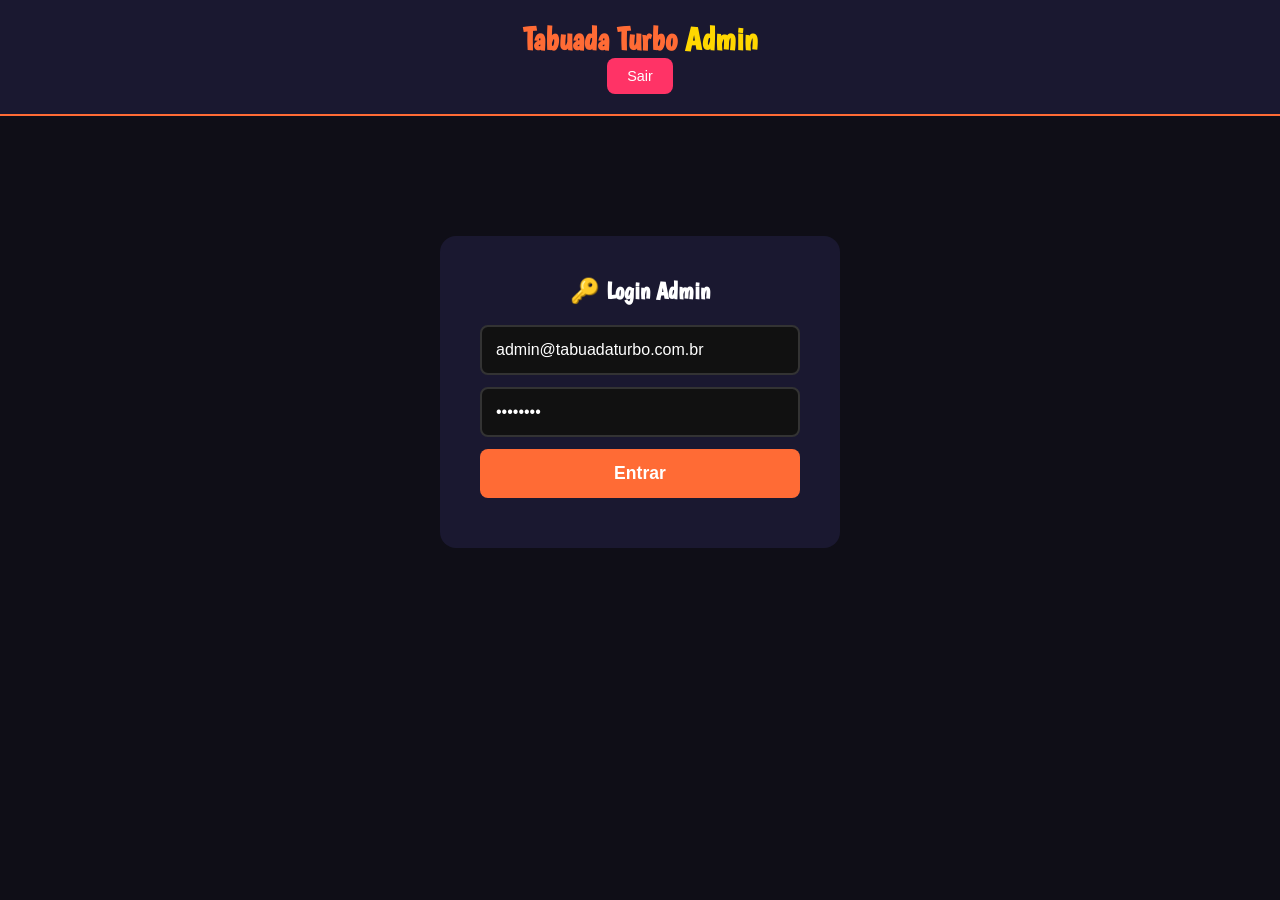
<file: admin.html>
<!DOCTYPE html>
<html lang="pt-BR">
<head>
  <meta charset="UTF-8">
  <meta name="viewport" content="width=device-width, initial-scale=1.0">
  <title>Tabuada Turbo - Admin</title>
  <link href="https://fonts.googleapis.com/css2?family=Boogaloo&family=Nunito:wght@400;600;700;900&display=swap" rel="stylesheet">
  <style>
    :root {
      --bg: #0f0e17;
      --card: #1a1830;
      --accent: #ff6b35;
      --accent2: #ffd700;
      --accent3: #00e5ff;
      --green: #39ff14;
      --red: #ff3366;
      --text: #fff;
      --muted: #888;
    }
    * { box-sizing: border-box; margin: 0; padding: 0; }
    body { font-family: 'Nunito', sans-serif; background: var(--bg); color: var(--text); min-height: 100vh; }
    
    .admin-header { background: var(--card); padding: 20px; text-align: center; border-bottom: 2px solid var(--accent); }
    .admin-header h1 { font-family: 'Boogaloo', cursive; color: var(--accent); font-size: 2rem; }
    .admin-header span { color: var(--accent2); }
    
    .container { max-width: 1000px; margin: 0 auto; padding: 20px; }
    
    .login-box { max-width: 400px; margin: 100px auto; text-align: center; background: var(--card); padding: 40px; border-radius: 16px; }
    .login-box h2 { margin-bottom: 20px; font-family: 'Boogaloo', cursive; }
    .login-box input { width: 100%; padding: 14px; margin-bottom: 12px; border-radius: 8px; border: 2px solid #333; background: #111; color: #fff; font-size: 1rem; }
    .login-box button { width: 100%; padding: 14px; background: var(--accent); border: none; border-radius: 8px; color: #fff; font-size: 1.1rem; font-weight: 700; cursor: pointer; }
    .login-box button:hover { background: #ff8555; }
    .error { color: var(--red); margin-top: 10px; }
    
    .stats-grid { display: grid; grid-template-columns: repeat(auto-fit, minmax(200px, 1fr)); gap: 16px; margin-bottom: 30px; }
    .stat-card { background: var(--card); padding: 24px; border-radius: 12px; text-align: center; }
    .stat-card .num { font-family: 'Boogaloo', cursive; font-size: 2.5rem; color: var(--accent2); }
    .stat-card .label { color: var(--muted); font-size: 0.9rem; text-transform: uppercase; }
    
    .section { background: var(--card); border-radius: 12px; padding: 20px; margin-bottom: 20px; }
    .section h2 { font-family: 'Boogaloo', cursive; color: var(--accent3); margin-bottom: 16px; }
    
    table { width: 100%; border-collapse: collapse; }
    th, td { padding: 12px; text-align: left; border-bottom: 1px solid #333; }
    th { color: var(--muted); font-size: 0.8rem; text-transform: uppercase; }
    .role-admin { color: var(--accent2); font-weight: 700; }
    .role-cliente { color: var(--muted); }
    .confirmado { color: var(--green); }
    .nao-confirmado { color: var(--red); }
    
    .btn-logout { background: var(--red); padding: 10px 20px; border: none; border-radius: 8px; color: #fff; cursor: pointer; font-size: 0.9rem; }
    
    .hidden { display: none; }
  </style>
</head>
<body>

  <div class="admin-header">
    <h1>Tabuada Turbo <span>Admin</span></h1>
    <button class="btn-logout" onclick="logout()">Sair</button>
  </div>

  <div class="container">
    <!-- Login -->
    <div id="login-screen" class="login-box">
      <h2>🔑 Login Admin</h2>
      <input type="email" id="email" placeholder="Email" value="admin@tabuadaturbo.com.br">
      <input type="password" id="senha" placeholder="Senha" value="admin123">
      <button onclick="login()">Entrar</button>
      <p class="error" id="login-error"></p>
    </div>

    <!-- Dashboard -->
    <div id="dashboard" class="hidden">
      <div class="stats-grid">
        <div class="stat-card">
          <div class="num" id="total-usuarios">-</div>
          <div class="label">Usuários</div>
        </div>
        <div class="stat-card">
          <div class="num" id="usuarios-confirmados">-</div>
          <div class="label">Confirmados</div>
        </div>
        <div class="stat-card">
          <div class="num" id="total-jogos">-</div>
          <div class="label">Jogos</div>
        </div>
      </div>

      <div class="section">
        <h2>👥 Lista de Usuários</h2>
        <table id="usuarios-table">
          <thead>
            <tr>
              <th>Nome</th>
              <th>Email</th>
              <th>Role</th>
              <th>Confirmado</th>
              <th>Criado em</th>
            </tr>
          </thead>
          <tbody></tbody>
        </table>
      </div>

      <div class="section">
        <h2>🏆 Melhores (Nível 1)</h2>
        <table id="ranking-table">
          <thead>
            <tr>
              <th>#</th>
              <th>Nome</th>
              <th>Tempo</th>
              <th>Acertos</th>
            </tr>
          </thead>
          <tbody></tbody>
        </table>
      </div>

      <div class="section">
        <h2>⚙️ Editar Admin</h2>
        <div style="display: grid; gap: 12px; max-width: 400px;">
          <input type="text" id="edit-nome" placeholder="Nome" style="padding: 12px; border-radius: 8px; background: #111; color: #fff; border: 1px solid #333;">
          <input type="email" id="edit-email" placeholder="Email" style="padding: 12px; border-radius: 8px; background: #111; color: #fff; border: 1px solid #333;" readonly>
          <input type="password" id="edit-senha" placeholder="Nova senha (ou vazio para manter)" style="padding: 12px; border-radius: 8px; background: #111; color: #fff; border: 1px solid #333;">
          <button onclick="salvarAdmin()" style="padding: 12px; background: var(--accent); border: none; border-radius: 8px; color: #fff; cursor: pointer;">💾 Salvar Alterações</button>
          <p id="edit-msg" style="text-align: center;"></p>
        </div>
      </div>
    </div>
  </div>

  <script>
    const API_URL = 'https://backend-nept.onrender.com/api';
    let token = localStorage.getItem('admin_token');

    if (token) {
      showDashboard();
    }

    async function login() {
      const email = document.getElementById('email').value;
      const senha = document.getElementById('senha').value;
      const errorEl = document.getElementById('login-error');

      try {
        const res = await fetch(API_URL + '/auth/login', {
          method: 'POST',
          headers: { 'Content-Type': 'application/json' },
          body: JSON.stringify({ email, senha })
        });
        const data = await res.json();
        
        if (!res.ok) {
          errorEl.textContent = data.message || 'Erro ao fazer login';
          return;
        }

        if (data.usuario.role !== 'admin') {
          errorEl.textContent = 'Acesso restrito a administradores';
          return;
        }

        token = data.token;
        localStorage.setItem('admin_token', token);
        showDashboard();
      } catch (e) {
        errorEl.textContent = 'Erro de conexão';
      }
    }

    function logout() {
      localStorage.removeItem('admin_token');
      location.reload();
    }

    async function showDashboard() {
      document.getElementById('login-screen').classList.add('hidden');
      document.getElementById('dashboard').classList.remove('hidden');
      
      // Carregar dados do admin logado
      const resPerfil = await fetch(API_URL + '/auth/perfil', {
        headers: { 'Authorization': 'Bearer ' + token }
      });
      const perfil = await resPerfil.json();
      popularDadosAdmin(perfil.usuario);
      
      await loadEstatisticas();
      await loadUsuarios();
      await loadRanking();
    }

    async function loadEstatisticas() {
      const res = await fetch(API_URL + '/admin/estatisticas', {
        headers: { 'Authorization': 'Bearer ' + token }
      });
      const data = await res.json();
      
      document.getElementById('total-usuarios').textContent = data.totalUsuarios;
      document.getElementById('usuarios-confirmados').textContent = data.usuariosConfirmados;
      document.getElementById('total-jogos').textContent = data.totalJogos;
    }

    async function loadUsuarios() {
      const res = await fetch(API_URL + '/admin/usuarios', {
        headers: { 'Authorization': 'Bearer ' + token }
      });
      const data = await res.json();
      
      const tbody = document.querySelector('#usuarios-table tbody');
      tbody.innerHTML = data.usuarios.map(u => `
        <tr>
          <td>${u.nome}</td>
          <td>${u.email}</td>
          <td class="${u.role === 'admin' ? 'role-admin' : 'role-cliente'}">${u.role}</td>
          <td class="${u.confirmado ? 'confirmado' : 'nao-confirmado'}">${u.confirmado ? '✅' : '❌'}</td>
          <td>${new Date(u.criado_em).toLocaleDateString('pt-BR')}</td>
        </tr>
      `).join('');
    }

    async function loadRanking() {
      const res = await fetch(API_URL + '/ranking/nivel/1');
      const data = await res.json();
      
      const tbody = document.querySelector('#ranking-table tbody');
      tbody.innerHTML = data.ranking.slice(0, 10).map((r, i) => `
        <tr>
          <td>${i + 1}</td>
          <td>${r.nome}</td>
          <td>${r.tempo}s</td>
          <td>${r.acertos}</td>
        </tr>
      `).join('');
    }

    async function salvarAdmin() {
      const nome = document.getElementById('edit-nome').value;
      const senha = document.getElementById('edit-senha').value;
      const msgEl = document.getElementById('edit-msg');
      
      const body = { nome };
      if (senha) body.senha = senha;
      
      try {
        const res = await fetch(API_URL + '/admin/usuarios/254132cd-0383-46e6-9328-b282b4d6b96f', {
          method: 'PUT',
          headers: {
            'Content-Type': 'application/json',
            'Authorization': 'Bearer ' + token
          },
          body: JSON.stringify(body)
        });
        
        if (res.ok) {
          msgEl.textContent = '✅Salvo com sucesso!';
          msgEl.style.color = 'var(--green)';
        } else {
          msgEl.textContent = '❌Erro ao salvar';
          msgEl.style.color = 'var(--red)';
        }
      } catch (e) {
        msgEl.textContent = '❌Erro de conexão';
        msgEl.style.color = 'var(--red)';
      }
    }

    function popularDadosAdmin(usuario) {
      document.getElementById('edit-nome').value = usuario.nome;
      document.getElementById('edit-email').value = usuario.email;
    }
  </script>
</body>
</html>
</file>
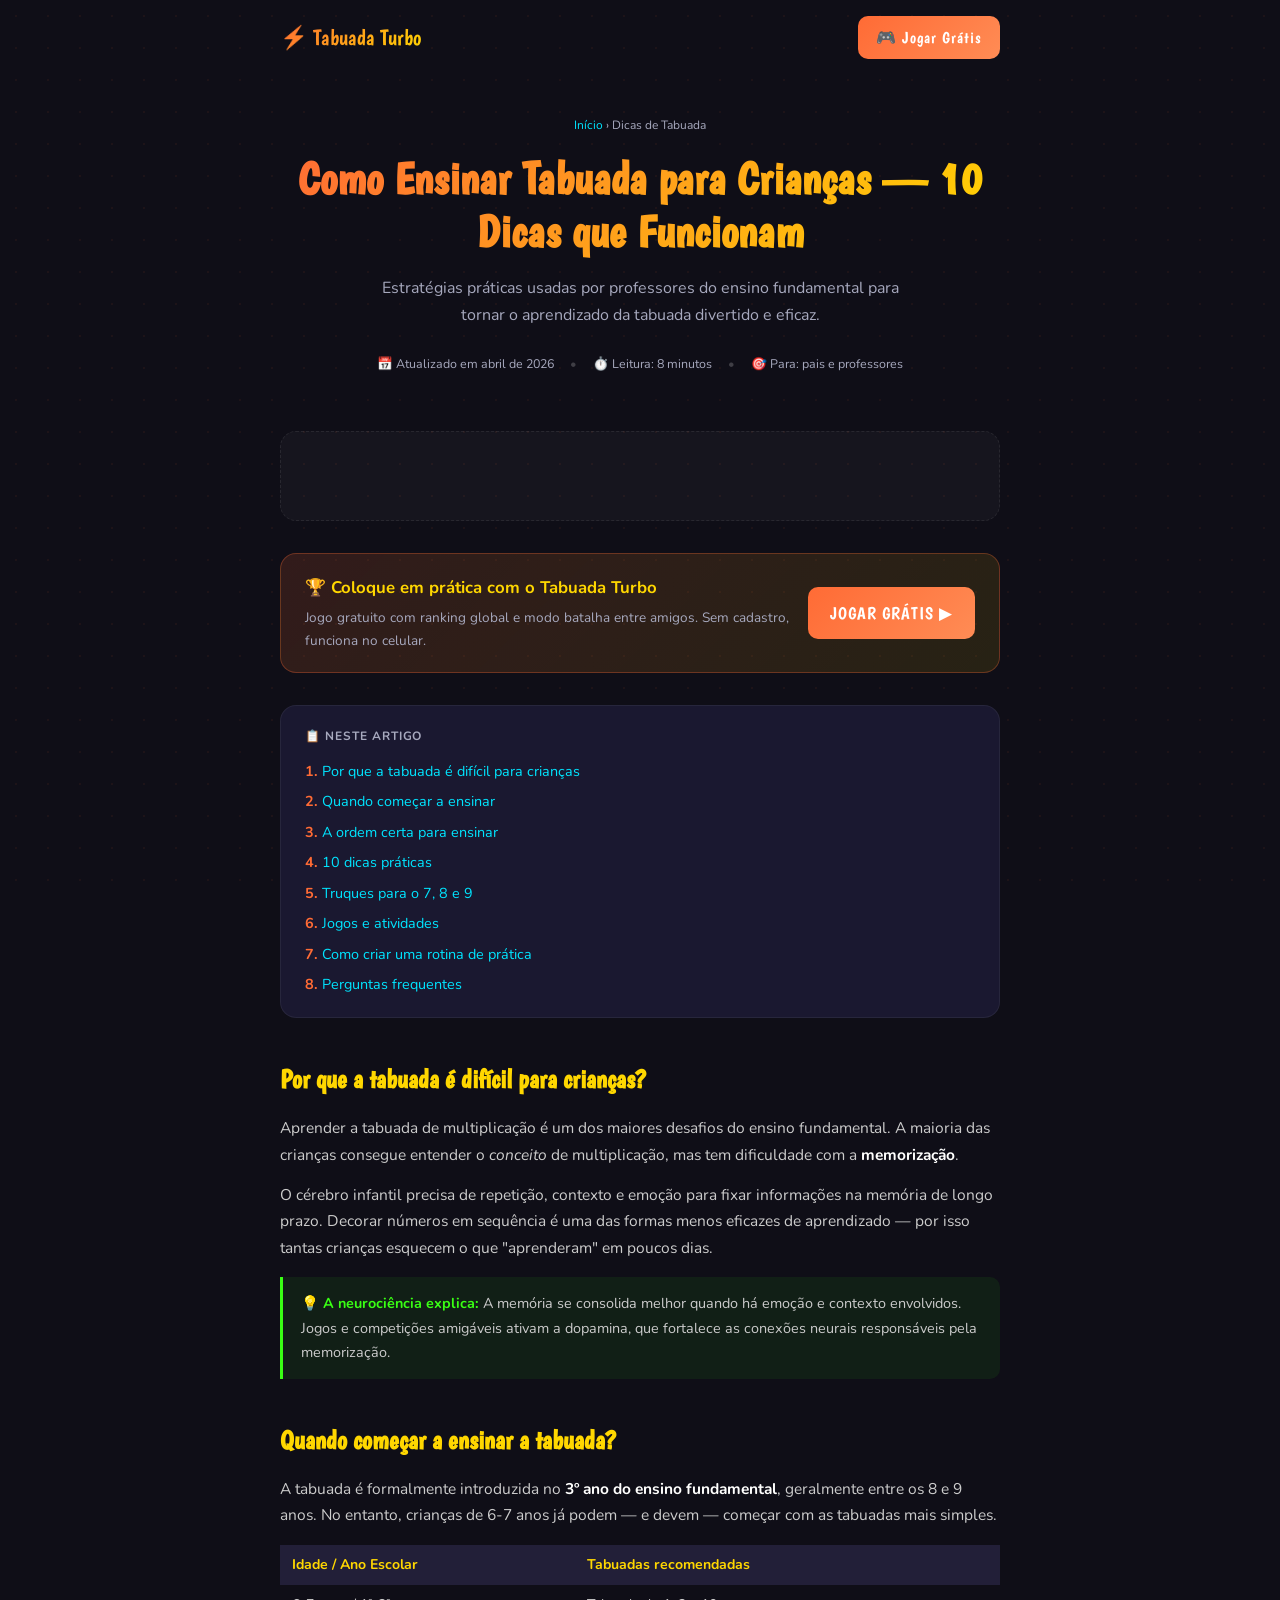
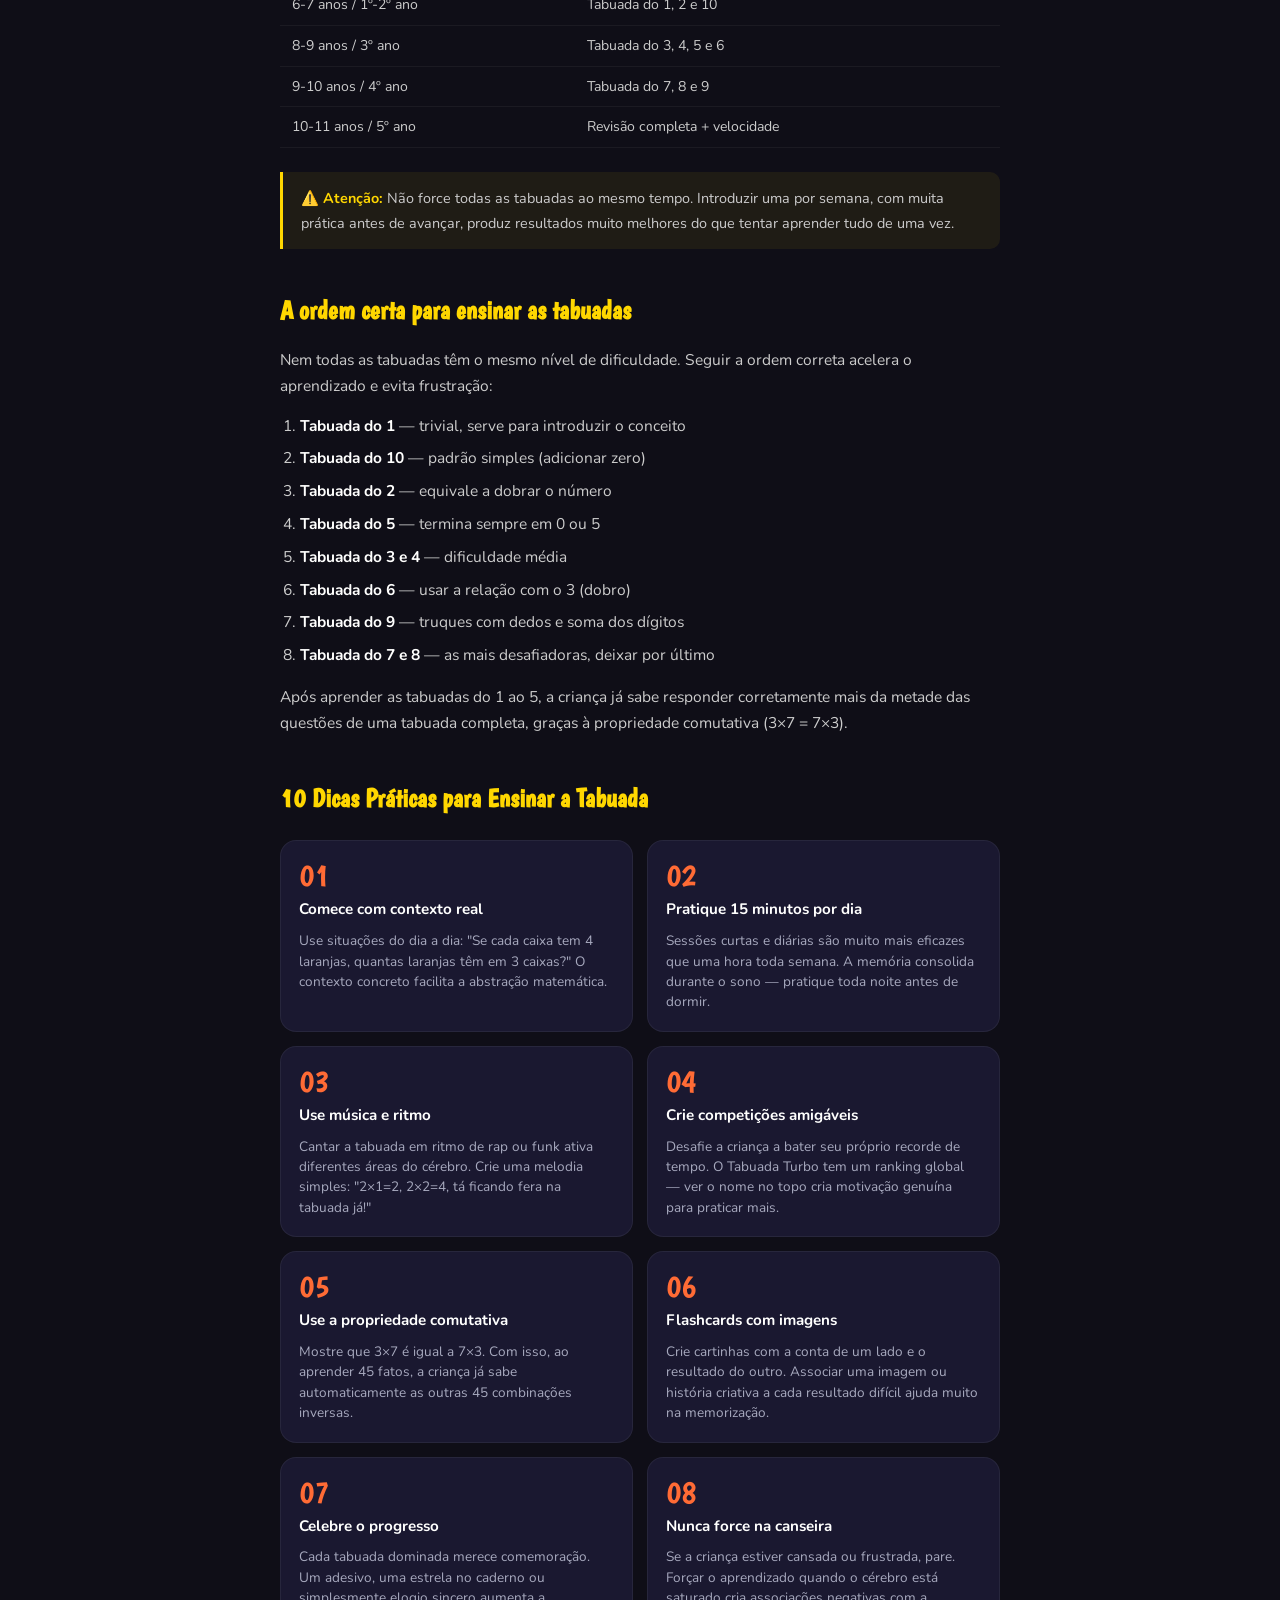
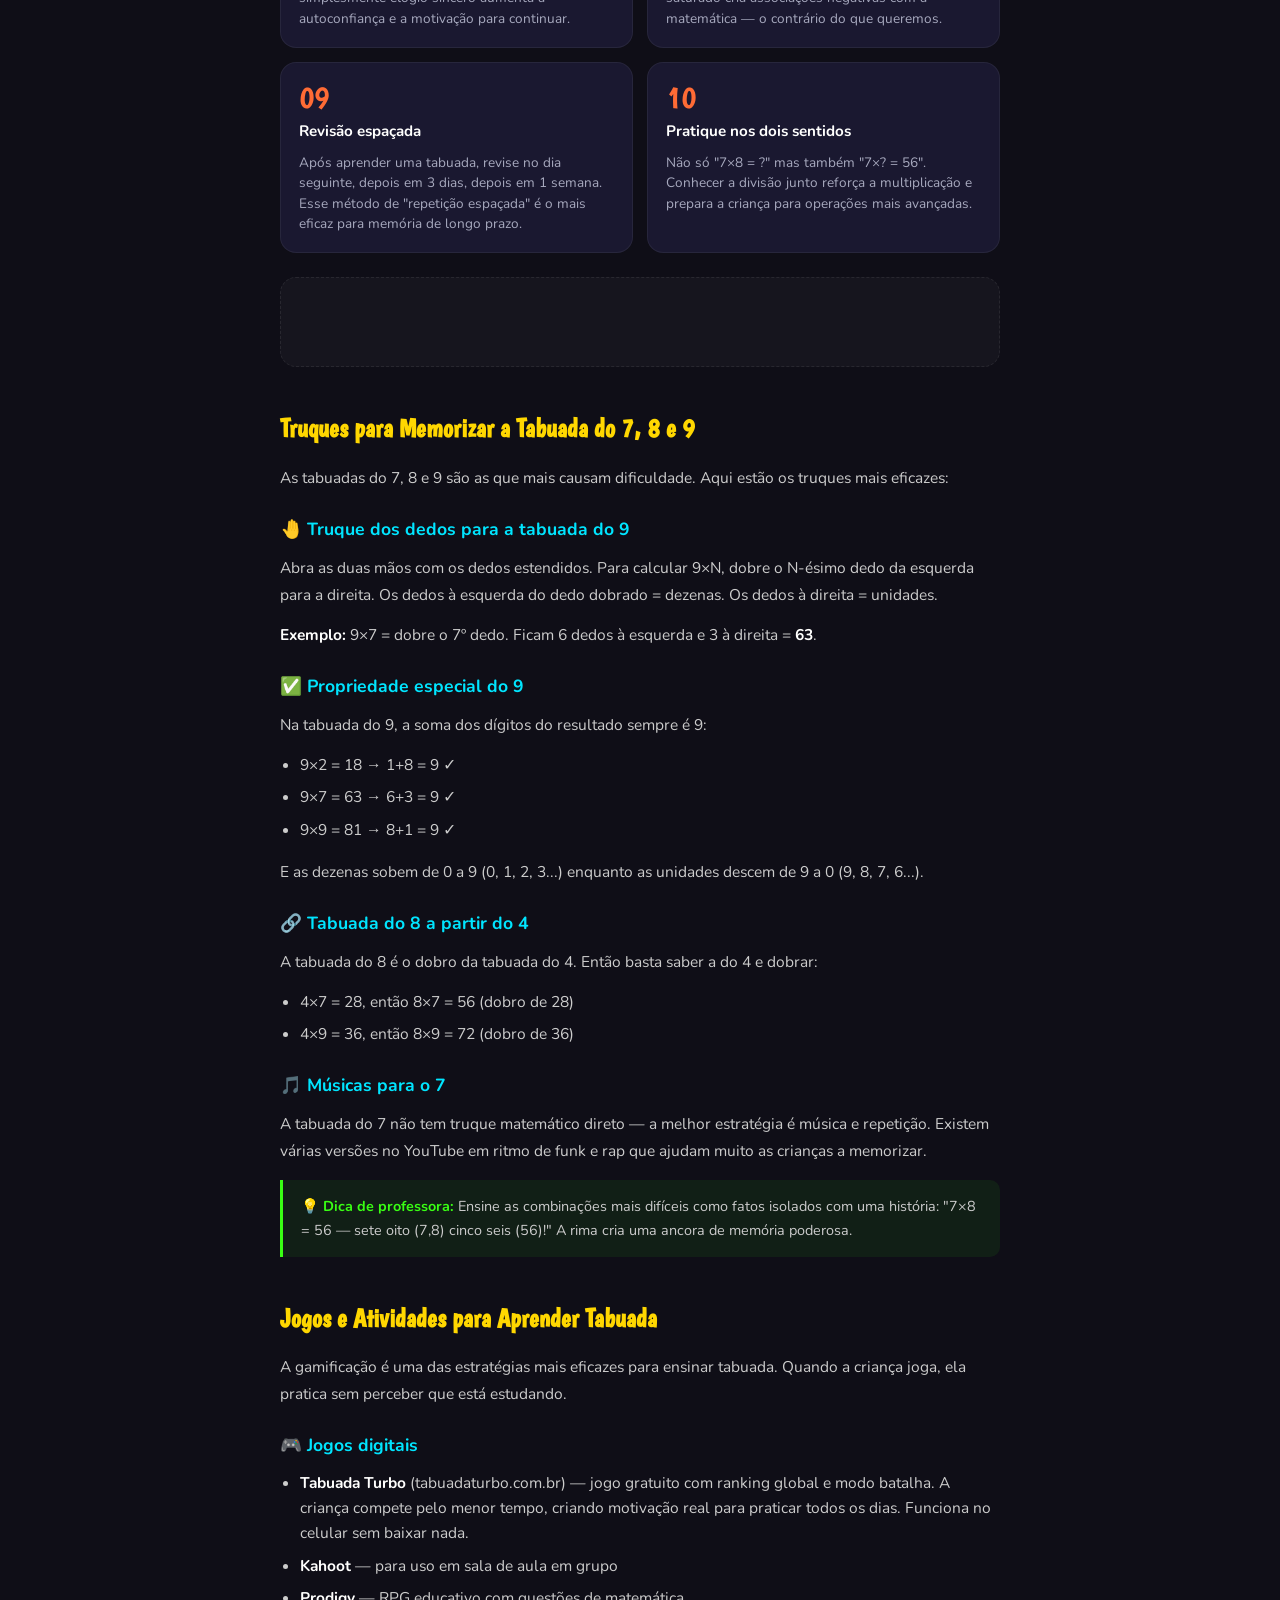
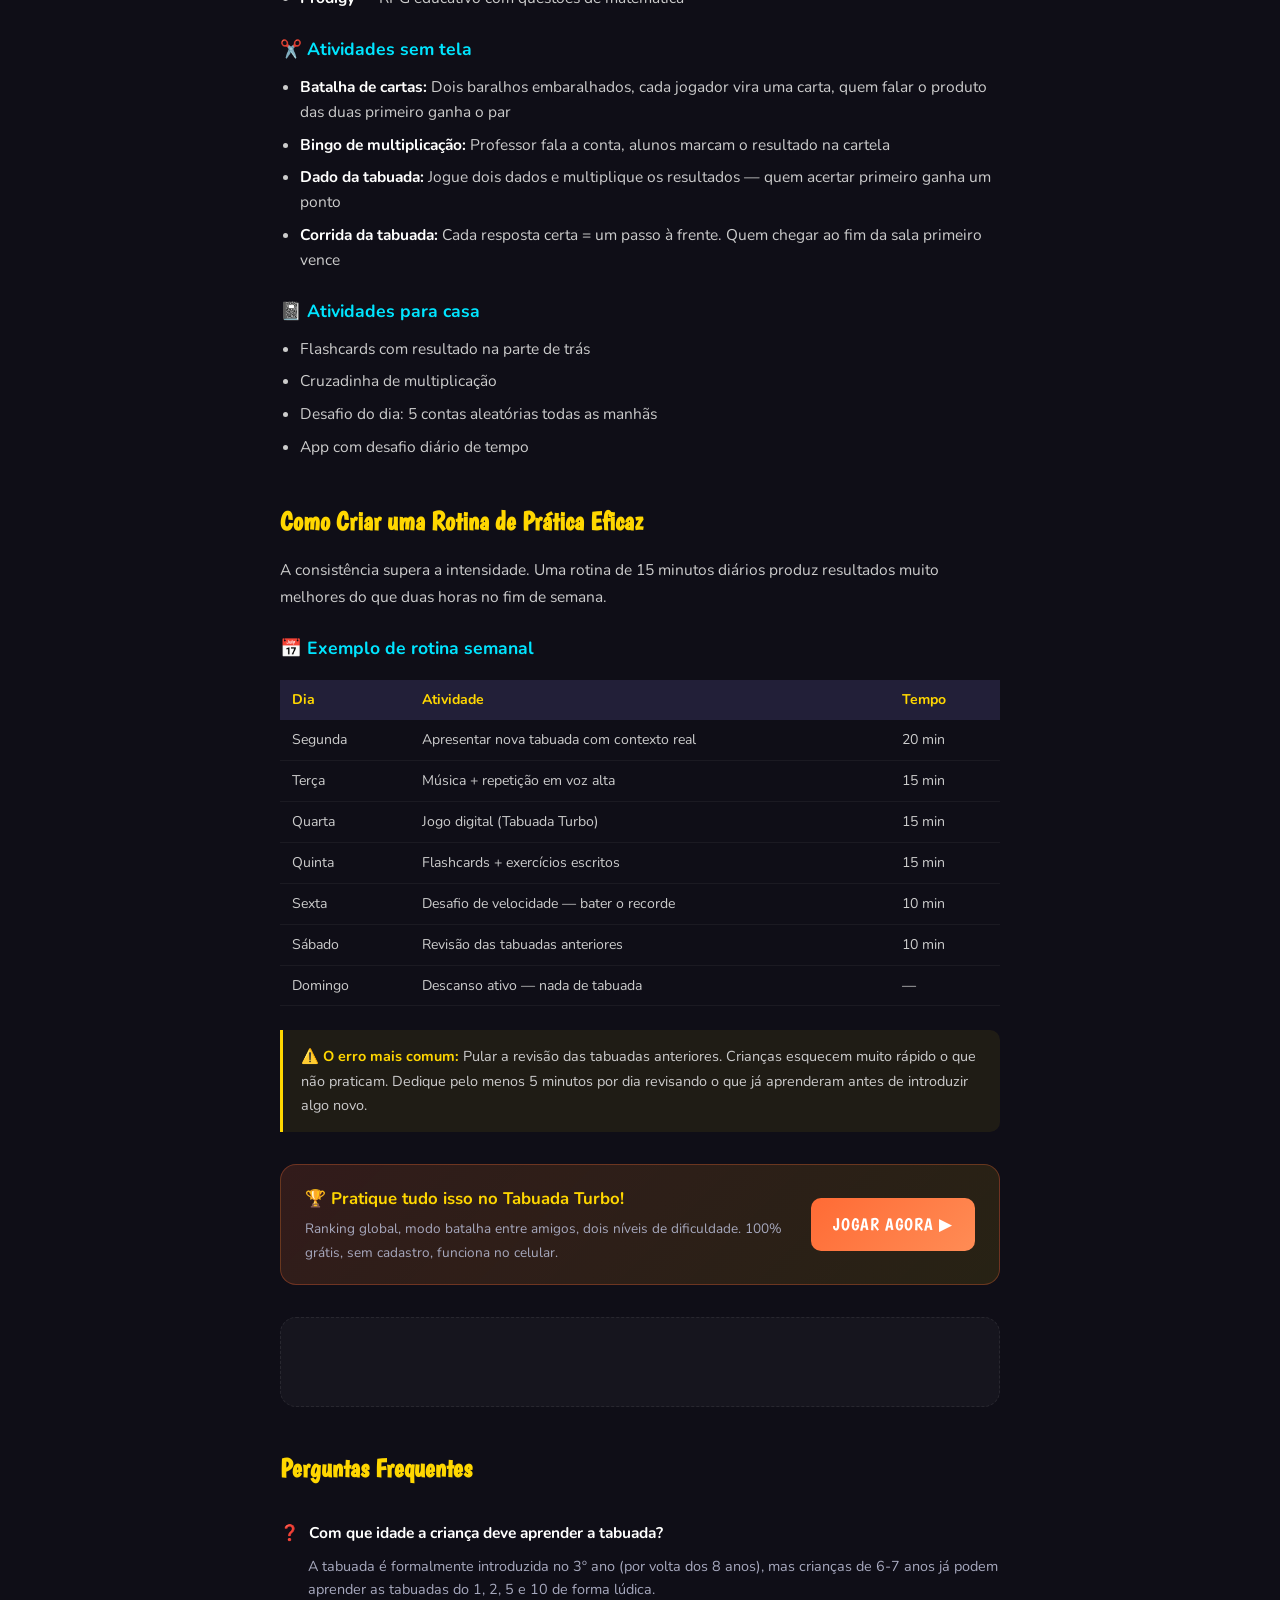
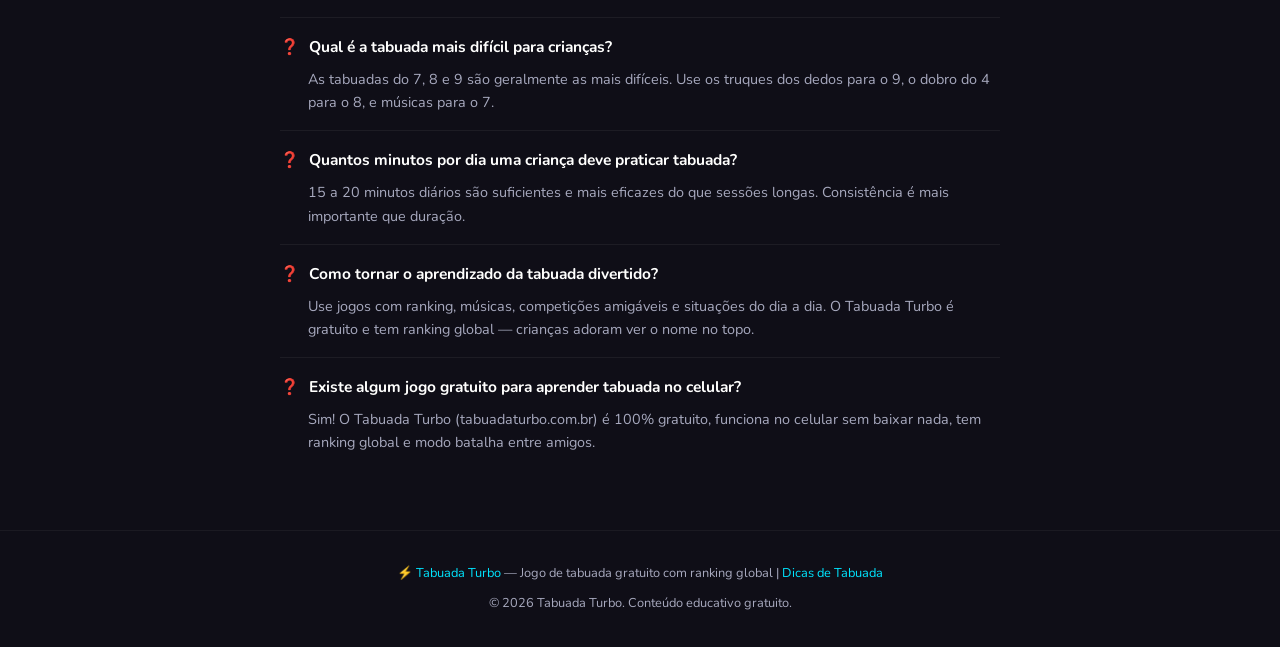
<file: dicas.html>
<!DOCTYPE html>
<html lang="pt-BR">
<head>
<meta charset="UTF-8">
<meta name="viewport" content="width=device-width, initial-scale=1.0">
<meta name="description" content="Dicas práticas para ensinar tabuada para crianças de forma divertida. Como memorizar a tabuada do 6, 7, 8 e 9 com jogos, músicas e atividades para o 2º ao 5º ano.">
<meta name="keywords" content="como ensinar tabuada, dicas tabuada, tabuada para crianças, memorizar tabuada, atividades tabuada, tabuada do 7 do 8 do 9, jogo de tabuada gratis, tabuada divertida">
<meta name="author" content="Tabuada Turbo">
<meta name="robots" content="index, follow">
<meta name="theme-color" content="#ff6b35">
<link rel="canonical" href="https://tabuadaturbo.com.br/dicas.html">

<!-- Open Graph -->
<meta property="og:type" content="article">
<meta property="og:url" content="https://tabuadaturbo.com.br/dicas.html">
<meta property="og:title" content="Como Ensinar Tabuada para Crianças — 10 Dicas que Funcionam">
<meta property="og:description" content="Dicas práticas de professores para ensinar a tabuada do 1 ao 10 de forma divertida. Inclui jogos, músicas, atividades e truques para memorizar.">
<meta property="og:image" content="https://tabuadaturbo.com.br/og-image.png">
<meta property="og:locale" content="pt_BR">
<meta property="og:site_name" content="Tabuada Turbo">

<!-- Twitter Card -->
<meta name="twitter:card" content="summary_large_image">
<meta name="twitter:title" content="Como Ensinar Tabuada para Crianças — 10 Dicas">
<meta name="twitter:description" content="Dicas práticas para ensinar tabuada de forma divertida. Jogos, truques e atividades para o ensino fundamental.">
<meta name="twitter:image" content="https://tabuadaturbo.com.br/og-image.png">

<title>Como Ensinar Tabuada para Crianças — 10 Dicas que Funcionam | Tabuada Turbo</title>

<!-- Schema.org — Article + FAQ -->
<script type="application/ld+json">
[
  {
    "@context": "https://schema.org",
    "@type": "Article",
    "@id": "https://tabuadaturbo.com.br/dicas.html#article",
    "headline": "Como Ensinar Tabuada para Crianças — 10 Dicas que Funcionam",
    "description": "Dicas práticas para ensinar a tabuada do 1 ao 10 de forma divertida, com jogos, músicas e atividades para crianças do 2º ao 5º ano.",
    "image": "https://tabuadaturbo.com.br/og-image.png",
    "author": { "@type": "Organization", "name": "Tabuada Turbo" },
    "publisher": {
      "@type": "Organization",
      "name": "Tabuada Turbo",
      "url": "https://tabuadaturbo.com.br/"
    },
    "datePublished": "2026-04-26",
    "dateModified": "2026-04-26",
    "inLanguage": "pt-BR",
    "url": "https://tabuadaturbo.com.br/dicas.html",
    "mainEntityOfPage": "https://tabuadaturbo.com.br/dicas.html"
  },
  {
    "@context": "https://schema.org",
    "@type": "FAQPage",
    "mainEntity": [
      {
        "@type": "Question",
        "name": "Com que idade a criança deve aprender a tabuada?",
        "acceptedAnswer": {
          "@type": "Answer",
          "text": "A tabuada é geralmente introduzida no 3º ano do ensino fundamental, por volta dos 8 anos. No entanto, crianças de 6-7 anos já podem aprender as tabuadas do 1, 2, 5 e 10 de forma lúdica."
        }
      },
      {
        "@type": "Question",
        "name": "Qual é a tabuada mais difícil para crianças aprenderem?",
        "acceptedAnswer": {
          "@type": "Answer",
          "text": "As tabuadas do 7, 8 e 9 são geralmente as mais difíceis. Uma dica é começar pelas mais fáceis (2, 5, 10) e usar truques de memorização para as difíceis, como o truque dos dedos para a tabuada do 9."
        }
      },
      {
        "@type": "Question",
        "name": "Como tornar o aprendizado da tabuada divertido?",
        "acceptedAnswer": {
          "@type": "Answer",
          "text": "Use jogos, músicas e competições amigáveis. O Tabuada Turbo é um jogo gratuito que permite crianças competirem pelo menor tempo, criando motivação natural para praticar todos os dias."
        }
      },
      {
        "@type": "Question",
        "name": "Quantos minutos por dia uma criança deve praticar tabuada?",
        "acceptedAnswer": {
          "@type": "Answer",
          "text": "15 a 20 minutos diários são suficientes e mais eficazes do que sessões longas. A consistência é mais importante que a duração. Pratique todo dia no mesmo horário para criar um hábito."
        }
      },
      {
        "@type": "Question",
        "name": "Existe algum jogo gratuito para aprender tabuada?",
        "acceptedAnswer": {
          "@type": "Answer",
          "text": "Sim! O Tabuada Turbo (tabuadaturbo.com.br) é um jogo gratuito, sem cadastro, que funciona no celular e no computador. Tem ranking global, modo batalha entre amigos e dois níveis de dificuldade."
        }
      }
    ]
  },
  {
    "@context": "https://schema.org",
    "@type": "BreadcrumbList",
    "itemListElement": [
      { "@type": "ListItem", "position": 1, "name": "Tabuada Turbo", "item": "https://tabuadaturbo.com.br/" },
      { "@type": "ListItem", "position": 2, "name": "Dicas de Tabuada", "item": "https://tabuadaturbo.com.br/dicas.html" }
    ]
  }
]
</script>

<!-- Google Analytics -->
<script async src="https://www.googletagmanager.com/gtag/js?id=G-534329983"></script>
<script>
  window.dataLayer = window.dataLayer || [];
  function gtag(){dataLayer.push(arguments);}
  gtag('js', new Date());
  gtag('config', 'G-534329983');
</script>

<!-- Google AdSense -->
<script async src="https://pagead2.googlesyndication.com/pagead/js/adsbygoogle.js?client=ca-pub-2757076714223993" crossorigin="anonymous"></script>

<!-- Fonte -->
<link rel="preconnect" href="https://fonts.googleapis.com" crossorigin>
<link rel="preconnect" href="https://fonts.gstatic.com" crossorigin>
<link rel="preload" as="style" href="https://fonts.googleapis.com/css2?family=Boogaloo&family=Nunito:wght@400;600;700;900&display=swap" onload="this.onload=null;this.rel='stylesheet'">
<noscript><link rel="stylesheet" href="https://fonts.googleapis.com/css2?family=Boogaloo&family=Nunito:wght@400;600;700;900&display=swap"></noscript>

<style>
:root {
  --bg: #0f0e17;
  --card: #1a1830;
  --card2: #221f38;
  --accent: #ff6b35;
  --accent2: #ffd700;
  --accent3: #00e5ff;
  --green: #39ff14;
  --text: #fffffe;
  --muted: #a7a9be;
  --radius: 16px;
}

* { box-sizing: border-box; margin: 0; padding: 0; }

body {
  background: var(--bg);
  color: var(--text);
  font-family: 'Nunito', sans-serif;
  line-height: 1.7;
}

body::before {
  content: '';
  position: fixed;
  inset: 0;
  background-image: radial-gradient(circle, rgba(255,107,53,0.06) 1px, transparent 1px);
  background-size: 32px 32px;
  pointer-events: none;
  z-index: 0;
}

/* ── LAYOUT ── */
.container {
  max-width: 760px;
  margin: 0 auto;
  padding: 0 20px 60px;
  position: relative;
  z-index: 1;
}

/* ── HEADER / NAV ── */
.site-nav {
  display: flex;
  align-items: center;
  justify-content: space-between;
  padding: 16px 20px;
  position: relative;
  z-index: 1;
  max-width: 760px;
  margin: 0 auto;
}

.nav-logo {
  font-family: 'Boogaloo', cursive;
  font-size: 1.4rem;
  background: linear-gradient(135deg, var(--accent), var(--accent2));
  -webkit-background-clip: text;
  -webkit-text-fill-color: transparent;
  background-clip: text;
  text-decoration: none;
}

.nav-btn {
  background: linear-gradient(135deg, var(--accent), #ff8c55);
  color: #fff;
  border: none;
  border-radius: 10px;
  padding: 8px 18px;
  font-family: 'Boogaloo', cursive;
  font-size: 1rem;
  cursor: pointer;
  text-decoration: none;
  letter-spacing: 1px;
}

/* ── HERO ── */
.hero {
  text-align: center;
  padding: 40px 0 32px;
}

.breadcrumb {
  font-size: 0.75rem;
  color: var(--muted);
  margin-bottom: 16px;
}

.breadcrumb a { color: var(--accent3); text-decoration: none; }
.breadcrumb a:hover { text-decoration: underline; }

.hero h1 {
  font-family: 'Boogaloo', cursive;
  font-size: clamp(1.8rem, 5vw, 2.8rem);
  line-height: 1.2;
  background: linear-gradient(135deg, var(--accent), var(--accent2));
  -webkit-background-clip: text;
  -webkit-text-fill-color: transparent;
  background-clip: text;
  margin-bottom: 16px;
}

.hero-sub {
  color: var(--muted);
  font-size: 1rem;
  max-width: 560px;
  margin: 0 auto 24px;
}

.meta-info {
  display: flex;
  align-items: center;
  justify-content: center;
  gap: 16px;
  font-size: 0.78rem;
  color: var(--muted);
}

.meta-dot { color: rgba(255,255,255,0.2); }

/* ── AD ── */
.ad-container {
  background: rgba(255,255,255,0.03);
  border: 1px dashed rgba(255,255,255,0.08);
  border-radius: var(--radius);
  min-height: 90px;
  display: flex;
  align-items: center;
  justify-content: center;
  color: var(--muted);
  font-size: 0.75rem;
  margin: 24px 0;
}

/* ── CTA BANNER ── */
.cta-banner {
  background: linear-gradient(135deg, rgba(255,107,53,0.15), rgba(255,215,0,0.1));
  border: 1px solid rgba(255,107,53,0.3);
  border-radius: var(--radius);
  padding: 20px 24px;
  display: flex;
  align-items: center;
  gap: 16px;
  margin: 32px 0;
  flex-wrap: wrap;
}

.cta-text { flex: 1; min-width: 200px; }
.cta-text strong { color: var(--accent2); display: block; font-size: 1.05rem; margin-bottom: 4px; }
.cta-text p { color: var(--muted); font-size: 0.85rem; margin: 0; }
.cta-btn {
  background: linear-gradient(135deg, var(--accent), #ff8c55);
  color: #fff;
  border: none;
  border-radius: 10px;
  padding: 12px 22px;
  font-family: 'Boogaloo', cursive;
  font-size: 1.05rem;
  cursor: pointer;
  text-decoration: none;
  letter-spacing: 1px;
  white-space: nowrap;
}

/* ── ÍNDICE ── */
.indice {
  background: var(--card);
  border: 1px solid rgba(255,255,255,0.06);
  border-radius: var(--radius);
  padding: 20px 24px;
  margin-bottom: 36px;
}

.indice-title {
  font-size: 0.75rem;
  font-weight: 700;
  text-transform: uppercase;
  letter-spacing: .08em;
  color: var(--muted);
  margin-bottom: 12px;
}

.indice ol {
  list-style: none;
  counter-reset: idx;
  display: flex;
  flex-direction: column;
  gap: 6px;
}

.indice li {
  counter-increment: idx;
  font-size: 0.9rem;
}

.indice li::before {
  content: counter(idx) ". ";
  color: var(--accent);
  font-weight: 700;
}

.indice a { color: var(--accent3); text-decoration: none; }
.indice a:hover { text-decoration: underline; }

/* ── ARTICLE ── */
article h2 {
  font-family: 'Boogaloo', cursive;
  font-size: 1.6rem;
  color: var(--accent2);
  margin: 40px 0 14px;
  scroll-margin-top: 20px;
}

article h3 {
  font-size: 1.1rem;
  font-weight: 700;
  color: var(--accent3);
  margin: 24px 0 10px;
}

article p { color: #ccc; margin-bottom: 14px; font-size: 0.97rem; }

article strong { color: var(--text); }

article ul, article ol {
  padding-left: 20px;
  margin-bottom: 16px;
  color: #ccc;
  font-size: 0.97rem;
}

article li { margin-bottom: 8px; line-height: 1.6; }

.tip-box {
  background: rgba(57,255,20,0.07);
  border-left: 3px solid var(--green);
  border-radius: 0 10px 10px 0;
  padding: 14px 18px;
  margin: 16px 0;
  font-size: 0.9rem;
  color: #ccc;
}

.tip-box strong { color: var(--green); }

.warn-box {
  background: rgba(255,215,0,0.07);
  border-left: 3px solid var(--accent2);
  border-radius: 0 10px 10px 0;
  padding: 14px 18px;
  margin: 16px 0;
  font-size: 0.9rem;
  color: #ccc;
}

.warn-box strong { color: var(--accent2); }

/* ── TABUADA TABLE ── */
.tab-table {
  width: 100%;
  border-collapse: collapse;
  margin: 16px 0 24px;
  font-size: 0.88rem;
}

.tab-table th {
  background: var(--card2);
  color: var(--accent2);
  padding: 8px 12px;
  text-align: left;
  font-weight: 700;
}

.tab-table td {
  padding: 8px 12px;
  border-bottom: 1px solid rgba(255,255,255,0.05);
  color: #ccc;
}

.tab-table tr:hover td { background: rgba(255,255,255,0.03); }

/* ── DICA CARDS ── */
.dica-grid {
  display: grid;
  grid-template-columns: repeat(auto-fill, minmax(280px, 1fr));
  gap: 14px;
  margin: 20px 0;
}

.dica-card {
  background: var(--card);
  border: 1px solid rgba(255,255,255,0.06);
  border-radius: var(--radius);
  padding: 18px;
}

.dica-num {
  font-family: 'Boogaloo', cursive;
  font-size: 2rem;
  color: var(--accent);
  line-height: 1;
  margin-bottom: 6px;
}

.dica-title {
  font-size: 0.95rem;
  font-weight: 700;
  color: var(--text);
  margin-bottom: 8px;
}

.dica-body { font-size: 0.85rem; color: var(--muted); line-height: 1.5; }

/* ── FAQ ── */
.faq-item {
  border-bottom: 1px solid rgba(255,255,255,0.06);
  padding: 16px 0;
}

.faq-item:last-child { border: none; }

.faq-q {
  font-weight: 700;
  color: var(--text);
  font-size: 0.97rem;
  margin-bottom: 8px;
  display: flex;
  gap: 10px;
}

.faq-q::before { content: "❓"; flex-shrink: 0; }

.faq-a {
  color: var(--muted);
  font-size: 0.9rem;
  padding-left: 28px;
  line-height: 1.6;
}

/* ── FOOTER ── */
.footer {
  text-align: center;
  padding: 32px 20px;
  color: var(--muted);
  font-size: 0.8rem;
  border-top: 1px solid rgba(255,255,255,0.05);
  position: relative;
  z-index: 1;
}

.footer a { color: var(--accent3); text-decoration: none; }

/* ── RESPONSIVE ── */
@media (max-width: 500px) {
  .cta-banner { flex-direction: column; text-align: center; }
  .dica-grid { grid-template-columns: 1fr; }
  article h2 { font-size: 1.35rem; }
}
</style>
</head>
<body>

<!-- NAVEGAÇÃO -->
<nav class="site-nav" aria-label="Navegação principal">
  <a href="https://tabuadaturbo.com.br/" class="nav-logo">⚡ Tabuada Turbo</a>
  <a href="https://tabuadaturbo.com.br/" class="nav-btn">🎮 Jogar Grátis</a>
</nav>

<div class="container">

  <!-- HERO -->
  <header class="hero">
    <nav class="breadcrumb" aria-label="Trilha de navegação">
      <a href="https://tabuadaturbo.com.br/">Início</a> › Dicas de Tabuada
    </nav>
    <h1>Como Ensinar Tabuada para Crianças — 10 Dicas que Funcionam</h1>
    <p class="hero-sub">Estratégias práticas usadas por professores do ensino fundamental para tornar o aprendizado da tabuada divertido e eficaz.</p>
    <div class="meta-info">
      <span>📅 Atualizado em abril de 2026</span>
      <span class="meta-dot">•</span>
      <span>⏱️ Leitura: 8 minutos</span>
      <span class="meta-dot">•</span>
      <span>🎯 Para: pais e professores</span>
    </div>
  </header>

  <!-- ANÚNCIO TOPO -->
  <div class="ad-container" aria-label="Publicidade">
    <ins class="adsbygoogle"
         style="display:block"
         data-ad-client="ca-pub-2757076714223993"
         data-ad-slot="auto"
         data-ad-format="auto"
         data-full-width-responsive="true"></ins>
    <script>(adsbygoogle = window.adsbygoogle || []).push({});</script>
  </div>

  <!-- CTA BANNER -->
  <aside class="cta-banner" aria-label="Experimente o jogo">
    <div class="cta-text">
      <strong>🏆 Coloque em prática com o Tabuada Turbo</strong>
      <p>Jogo gratuito com ranking global e modo batalha entre amigos. Sem cadastro, funciona no celular.</p>
    </div>
    <a href="https://tabuadaturbo.com.br/" class="cta-btn">JOGAR GRÁTIS ▶</a>
  </aside>

  <!-- ÍNDICE -->
  <nav class="indice" aria-label="Índice do artigo">
    <div class="indice-title">📋 Neste artigo</div>
    <ol>
      <li><a href="#por-que-dificil">Por que a tabuada é difícil para crianças</a></li>
      <li><a href="#quando-comecar">Quando começar a ensinar</a></li>
      <li><a href="#ordem-certa">A ordem certa para ensinar</a></li>
      <li><a href="#dicas-praticas">10 dicas práticas</a></li>
      <li><a href="#tabuada-7-8-9">Truques para o 7, 8 e 9</a></li>
      <li><a href="#jogos">Jogos e atividades</a></li>
      <li><a href="#rotina">Como criar uma rotina de prática</a></li>
      <li><a href="#faq">Perguntas frequentes</a></li>
    </ol>
  </nav>

  <!-- ARTIGO -->
  <article>

    <section id="por-que-dificil">
      <h2>Por que a tabuada é difícil para crianças?</h2>
      <p>Aprender a tabuada de multiplicação é um dos maiores desafios do ensino fundamental. A maioria das crianças consegue entender o <em>conceito</em> de multiplicação, mas tem dificuldade com a <strong>memorização</strong>.</p>
      <p>O cérebro infantil precisa de repetição, contexto e emoção para fixar informações na memória de longo prazo. Decorar números em sequência é uma das formas menos eficazes de aprendizado — por isso tantas crianças esquecem o que "aprenderam" em poucos dias.</p>
      <div class="tip-box">
        <strong>💡 A neurociência explica:</strong> A memória se consolida melhor quando há emoção e contexto envolvidos. Jogos e competições amigáveis ativam a dopamina, que fortalece as conexões neurais responsáveis pela memorização.
      </div>
    </section>

    <section id="quando-comecar">
      <h2>Quando começar a ensinar a tabuada?</h2>
      <p>A tabuada é formalmente introduzida no <strong>3º ano do ensino fundamental</strong>, geralmente entre os 8 e 9 anos. No entanto, crianças de 6-7 anos já podem — e devem — começar com as tabuadas mais simples.</p>
      <table class="tab-table" aria-label="Faixa etária e tabuadas recomendadas">
        <thead>
          <tr><th>Idade / Ano Escolar</th><th>Tabuadas recomendadas</th></tr>
        </thead>
        <tbody>
          <tr><td>6-7 anos / 1º-2º ano</td><td>Tabuada do 1, 2 e 10</td></tr>
          <tr><td>8-9 anos / 3º ano</td><td>Tabuada do 3, 4, 5 e 6</td></tr>
          <tr><td>9-10 anos / 4º ano</td><td>Tabuada do 7, 8 e 9</td></tr>
          <tr><td>10-11 anos / 5º ano</td><td>Revisão completa + velocidade</td></tr>
        </tbody>
      </table>
      <div class="warn-box">
        <strong>⚠️ Atenção:</strong> Não force todas as tabuadas ao mesmo tempo. Introduzir uma por semana, com muita prática antes de avançar, produz resultados muito melhores do que tentar aprender tudo de uma vez.
      </div>
    </section>

    <section id="ordem-certa">
      <h2>A ordem certa para ensinar as tabuadas</h2>
      <p>Nem todas as tabuadas têm o mesmo nível de dificuldade. Seguir a ordem correta acelera o aprendizado e evita frustração:</p>
      <ol>
        <li><strong>Tabuada do 1</strong> — trivial, serve para introduzir o conceito</li>
        <li><strong>Tabuada do 10</strong> — padrão simples (adicionar zero)</li>
        <li><strong>Tabuada do 2</strong> — equivale a dobrar o número</li>
        <li><strong>Tabuada do 5</strong> — termina sempre em 0 ou 5</li>
        <li><strong>Tabuada do 3 e 4</strong> — dificuldade média</li>
        <li><strong>Tabuada do 6</strong> — usar a relação com o 3 (dobro)</li>
        <li><strong>Tabuada do 9</strong> — truques com dedos e soma dos dígitos</li>
        <li><strong>Tabuada do 7 e 8</strong> — as mais desafiadoras, deixar por último</li>
      </ol>
      <p>Após aprender as tabuadas do 1 ao 5, a criança já sabe responder corretamente mais da metade das questões de uma tabuada completa, graças à propriedade comutativa (3×7 = 7×3).</p>
    </section>

    <section id="dicas-praticas">
      <h2>10 Dicas Práticas para Ensinar a Tabuada</h2>
      <div class="dica-grid">

        <div class="dica-card">
          <div class="dica-num">01</div>
          <div class="dica-title">Comece com contexto real</div>
          <div class="dica-body">Use situações do dia a dia: "Se cada caixa tem 4 laranjas, quantas laranjas têm em 3 caixas?" O contexto concreto facilita a abstração matemática.</div>
        </div>

        <div class="dica-card">
          <div class="dica-num">02</div>
          <div class="dica-title">Pratique 15 minutos por dia</div>
          <div class="dica-body">Sessões curtas e diárias são muito mais eficazes que uma hora toda semana. A memória consolida durante o sono — pratique toda noite antes de dormir.</div>
        </div>

        <div class="dica-card">
          <div class="dica-num">03</div>
          <div class="dica-title">Use música e ritmo</div>
          <div class="dica-body">Cantar a tabuada em ritmo de rap ou funk ativa diferentes áreas do cérebro. Crie uma melodia simples: "2×1=2, 2×2=4, tá ficando fera na tabuada já!" </div>
        </div>

        <div class="dica-card">
          <div class="dica-num">04</div>
          <div class="dica-title">Crie competições amigáveis</div>
          <div class="dica-body">Desafie a criança a bater seu próprio recorde de tempo. O Tabuada Turbo tem um ranking global — ver o nome no topo cria motivação genuína para praticar mais.</div>
        </div>

        <div class="dica-card">
          <div class="dica-num">05</div>
          <div class="dica-title">Use a propriedade comutativa</div>
          <div class="dica-body">Mostre que 3×7 é igual a 7×3. Com isso, ao aprender 45 fatos, a criança já sabe automaticamente as outras 45 combinações inversas.</div>
        </div>

        <div class="dica-card">
          <div class="dica-num">06</div>
          <div class="dica-title">Flashcards com imagens</div>
          <div class="dica-body">Crie cartinhas com a conta de um lado e o resultado do outro. Associar uma imagem ou história criativa a cada resultado difícil ajuda muito na memorização.</div>
        </div>

        <div class="dica-card">
          <div class="dica-num">07</div>
          <div class="dica-title">Celebre o progresso</div>
          <div class="dica-body">Cada tabuada dominada merece comemoração. Um adesivo, uma estrela no caderno ou simplesmente elogio sincero aumenta a autoconfiança e a motivação para continuar.</div>
        </div>

        <div class="dica-card">
          <div class="dica-num">08</div>
          <div class="dica-title">Nunca force na canseira</div>
          <div class="dica-body">Se a criança estiver cansada ou frustrada, pare. Forçar o aprendizado quando o cérebro está saturado cria associações negativas com a matemática — o contrário do que queremos.</div>
        </div>

        <div class="dica-card">
          <div class="dica-num">09</div>
          <div class="dica-title">Revisão espaçada</div>
          <div class="dica-body">Após aprender uma tabuada, revise no dia seguinte, depois em 3 dias, depois em 1 semana. Esse método de "repetição espaçada" é o mais eficaz para memória de longo prazo.</div>
        </div>

        <div class="dica-card">
          <div class="dica-num">10</div>
          <div class="dica-title">Pratique nos dois sentidos</div>
          <div class="dica-body">Não só "7×8 = ?" mas também "7×? = 56". Conhecer a divisão junto reforça a multiplicação e prepara a criança para operações mais avançadas.</div>
        </div>

      </div>
    </section>

    <!-- ANÚNCIO MEIO -->
    <div class="ad-container" aria-label="Publicidade">
      <ins class="adsbygoogle"
           style="display:block"
           data-ad-client="ca-pub-2757076714223993"
           data-ad-slot="auto"
           data-ad-format="auto"
           data-full-width-responsive="true"></ins>
      <script>(adsbygoogle = window.adsbygoogle || []).push({});</script>
    </div>

    <section id="tabuada-7-8-9">
      <h2>Truques para Memorizar a Tabuada do 7, 8 e 9</h2>
      <p>As tabuadas do 7, 8 e 9 são as que mais causam dificuldade. Aqui estão os truques mais eficazes:</p>

      <h3>🤚 Truque dos dedos para a tabuada do 9</h3>
      <p>Abra as duas mãos com os dedos estendidos. Para calcular 9×N, dobre o N-ésimo dedo da esquerda para a direita. Os dedos à esquerda do dedo dobrado = dezenas. Os dedos à direita = unidades.</p>
      <p><strong>Exemplo:</strong> 9×7 = dobre o 7º dedo. Ficam 6 dedos à esquerda e 3 à direita = <strong>63</strong>.</p>

      <h3>✅ Propriedade especial do 9</h3>
      <p>Na tabuada do 9, a soma dos dígitos do resultado sempre é 9:</p>
      <ul>
        <li>9×2 = 18 → 1+8 = 9 ✓</li>
        <li>9×7 = 63 → 6+3 = 9 ✓</li>
        <li>9×9 = 81 → 8+1 = 9 ✓</li>
      </ul>
      <p>E as dezenas sobem de 0 a 9 (0, 1, 2, 3...) enquanto as unidades descem de 9 a 0 (9, 8, 7, 6...).</p>

      <h3>🔗 Tabuada do 8 a partir do 4</h3>
      <p>A tabuada do 8 é o dobro da tabuada do 4. Então basta saber a do 4 e dobrar:</p>
      <ul>
        <li>4×7 = 28, então 8×7 = 56 (dobro de 28)</li>
        <li>4×9 = 36, então 8×9 = 72 (dobro de 36)</li>
      </ul>

      <h3>🎵 Músicas para o 7</h3>
      <p>A tabuada do 7 não tem truque matemático direto — a melhor estratégia é música e repetição. Existem várias versões no YouTube em ritmo de funk e rap que ajudam muito as crianças a memorizar.</p>

      <div class="tip-box">
        <strong>💡 Dica de professora:</strong> Ensine as combinações mais difíceis como fatos isolados com uma história: "7×8 = 56 — sete oito (7,8) cinco seis (56)!" A rima cria uma ancora de memória poderosa.
      </div>
    </section>

    <section id="jogos">
      <h2>Jogos e Atividades para Aprender Tabuada</h2>
      <p>A gamificação é uma das estratégias mais eficazes para ensinar tabuada. Quando a criança joga, ela pratica sem perceber que está estudando.</p>

      <h3>🎮 Jogos digitais</h3>
      <ul>
        <li><strong>Tabuada Turbo</strong> (tabuadaturbo.com.br) — jogo gratuito com ranking global e modo batalha. A criança compete pelo menor tempo, criando motivação real para praticar todos os dias. Funciona no celular sem baixar nada.</li>
        <li><strong>Kahoot</strong> — para uso em sala de aula em grupo</li>
        <li><strong>Prodigy</strong> — RPG educativo com questões de matemática</li>
      </ul>

      <h3>✂️ Atividades sem tela</h3>
      <ul>
        <li><strong>Batalha de cartas:</strong> Dois baralhos embaralhados, cada jogador vira uma carta, quem falar o produto das duas primeiro ganha o par</li>
        <li><strong>Bingo de multiplicação:</strong> Professor fala a conta, alunos marcam o resultado na cartela</li>
        <li><strong>Dado da tabuada:</strong> Jogue dois dados e multiplique os resultados — quem acertar primeiro ganha um ponto</li>
        <li><strong>Corrida da tabuada:</strong> Cada resposta certa = um passo à frente. Quem chegar ao fim da sala primeiro vence</li>
      </ul>

      <h3>📓 Atividades para casa</h3>
      <ul>
        <li>Flashcards com resultado na parte de trás</li>
        <li>Cruzadinha de multiplicação</li>
        <li>Desafio do dia: 5 contas aleatórias todas as manhãs</li>
        <li>App com desafio diário de tempo</li>
      </ul>
    </section>

    <section id="rotina">
      <h2>Como Criar uma Rotina de Prática Eficaz</h2>
      <p>A consistência supera a intensidade. Uma rotina de 15 minutos diários produz resultados muito melhores do que duas horas no fim de semana.</p>

      <h3>📅 Exemplo de rotina semanal</h3>
      <table class="tab-table" aria-label="Exemplo de rotina semanal de tabuada">
        <thead>
          <tr><th>Dia</th><th>Atividade</th><th>Tempo</th></tr>
        </thead>
        <tbody>
          <tr><td>Segunda</td><td>Apresentar nova tabuada com contexto real</td><td>20 min</td></tr>
          <tr><td>Terça</td><td>Música + repetição em voz alta</td><td>15 min</td></tr>
          <tr><td>Quarta</td><td>Jogo digital (Tabuada Turbo)</td><td>15 min</td></tr>
          <tr><td>Quinta</td><td>Flashcards + exercícios escritos</td><td>15 min</td></tr>
          <tr><td>Sexta</td><td>Desafio de velocidade — bater o recorde</td><td>10 min</td></tr>
          <tr><td>Sábado</td><td>Revisão das tabuadas anteriores</td><td>10 min</td></tr>
          <tr><td>Domingo</td><td>Descanso ativo — nada de tabuada</td><td>—</td></tr>
        </tbody>
      </table>

      <div class="warn-box">
        <strong>⚠️ O erro mais comum:</strong> Pular a revisão das tabuadas anteriores. Crianças esquecem muito rápido o que não praticam. Dedique pelo menos 5 minutos por dia revisando o que já aprenderam antes de introduzir algo novo.
      </div>
    </section>

    <!-- CTA BANNER FINAL -->
    <aside class="cta-banner" aria-label="Jogue o Tabuada Turbo">
      <div class="cta-text">
        <strong>🏆 Pratique tudo isso no Tabuada Turbo!</strong>
        <p>Ranking global, modo batalha entre amigos, dois níveis de dificuldade. 100% grátis, sem cadastro, funciona no celular.</p>
      </div>
      <a href="https://tabuadaturbo.com.br/" class="cta-btn">JOGAR AGORA ▶</a>
    </aside>

    <!-- ANÚNCIO RODAPÉ -->
    <div class="ad-container" aria-label="Publicidade">
      <ins class="adsbygoogle"
           style="display:block"
           data-ad-client="ca-pub-2757076714223993"
           data-ad-slot="auto"
           data-ad-format="auto"
           data-full-width-responsive="true"></ins>
      <script>(adsbygoogle = window.adsbygoogle || []).push({});</script>
    </div>

    <section id="faq">
      <h2>Perguntas Frequentes</h2>
      <div class="faq-item">
        <div class="faq-q">Com que idade a criança deve aprender a tabuada?</div>
        <div class="faq-a">A tabuada é formalmente introduzida no 3º ano (por volta dos 8 anos), mas crianças de 6-7 anos já podem aprender as tabuadas do 1, 2, 5 e 10 de forma lúdica.</div>
      </div>
      <div class="faq-item">
        <div class="faq-q">Qual é a tabuada mais difícil para crianças?</div>
        <div class="faq-a">As tabuadas do 7, 8 e 9 são geralmente as mais difíceis. Use os truques dos dedos para o 9, o dobro do 4 para o 8, e músicas para o 7.</div>
      </div>
      <div class="faq-item">
        <div class="faq-q">Quantos minutos por dia uma criança deve praticar tabuada?</div>
        <div class="faq-a">15 a 20 minutos diários são suficientes e mais eficazes do que sessões longas. Consistência é mais importante que duração.</div>
      </div>
      <div class="faq-item">
        <div class="faq-q">Como tornar o aprendizado da tabuada divertido?</div>
        <div class="faq-a">Use jogos com ranking, músicas, competições amigáveis e situações do dia a dia. O Tabuada Turbo é gratuito e tem ranking global — crianças adoram ver o nome no topo.</div>
      </div>
      <div class="faq-item">
        <div class="faq-q">Existe algum jogo gratuito para aprender tabuada no celular?</div>
        <div class="faq-a">Sim! O Tabuada Turbo (tabuadaturbo.com.br) é 100% gratuito, funciona no celular sem baixar nada, tem ranking global e modo batalha entre amigos.</div>
      </div>
    </section>

  </article>
</div>

<!-- FOOTER -->
<footer class="footer">
  <p>
    <a href="https://tabuadaturbo.com.br/">⚡ Tabuada Turbo</a> —
    Jogo de tabuada gratuito com ranking global |
    <a href="https://tabuadaturbo.com.br/dicas.html">Dicas de Tabuada</a>
  </p>
  <p style="margin-top:8px">© 2026 Tabuada Turbo. Conteúdo educativo gratuito.</p>
</footer>

</body>
</html>
</file>
